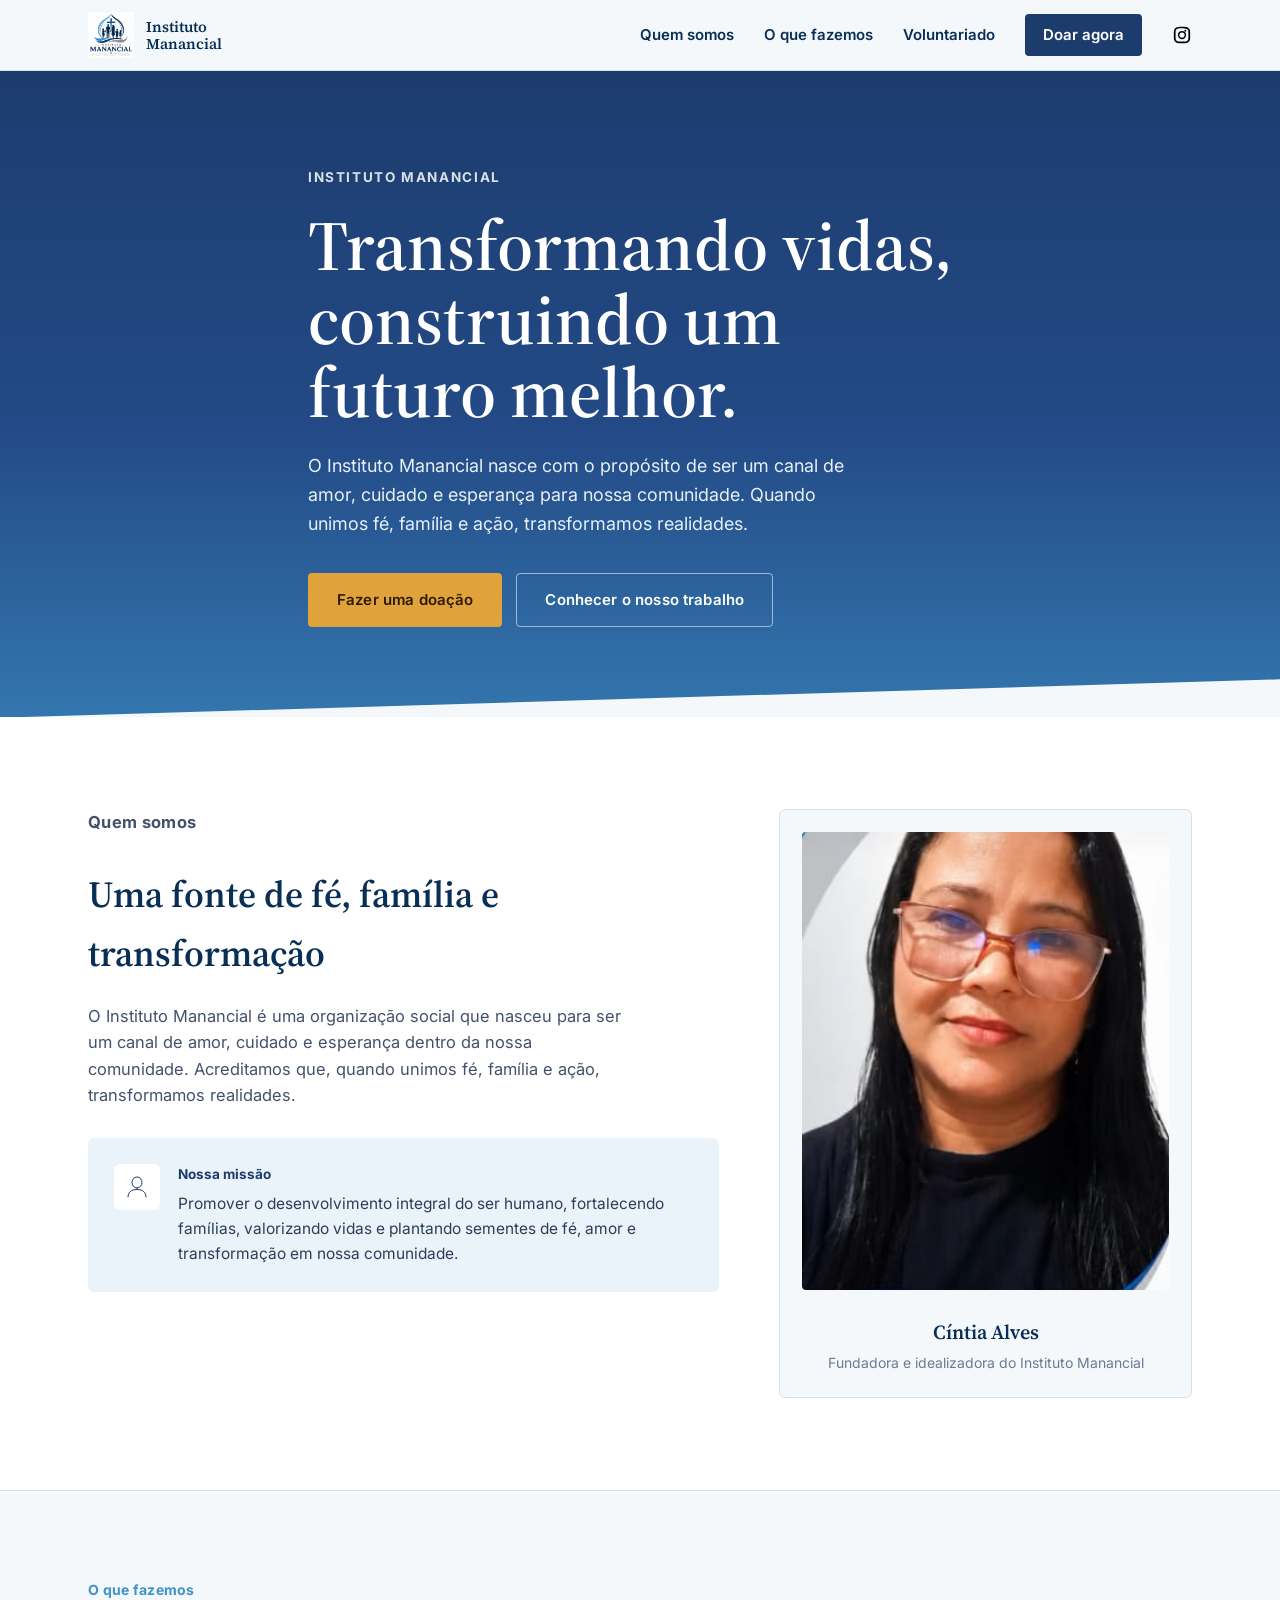
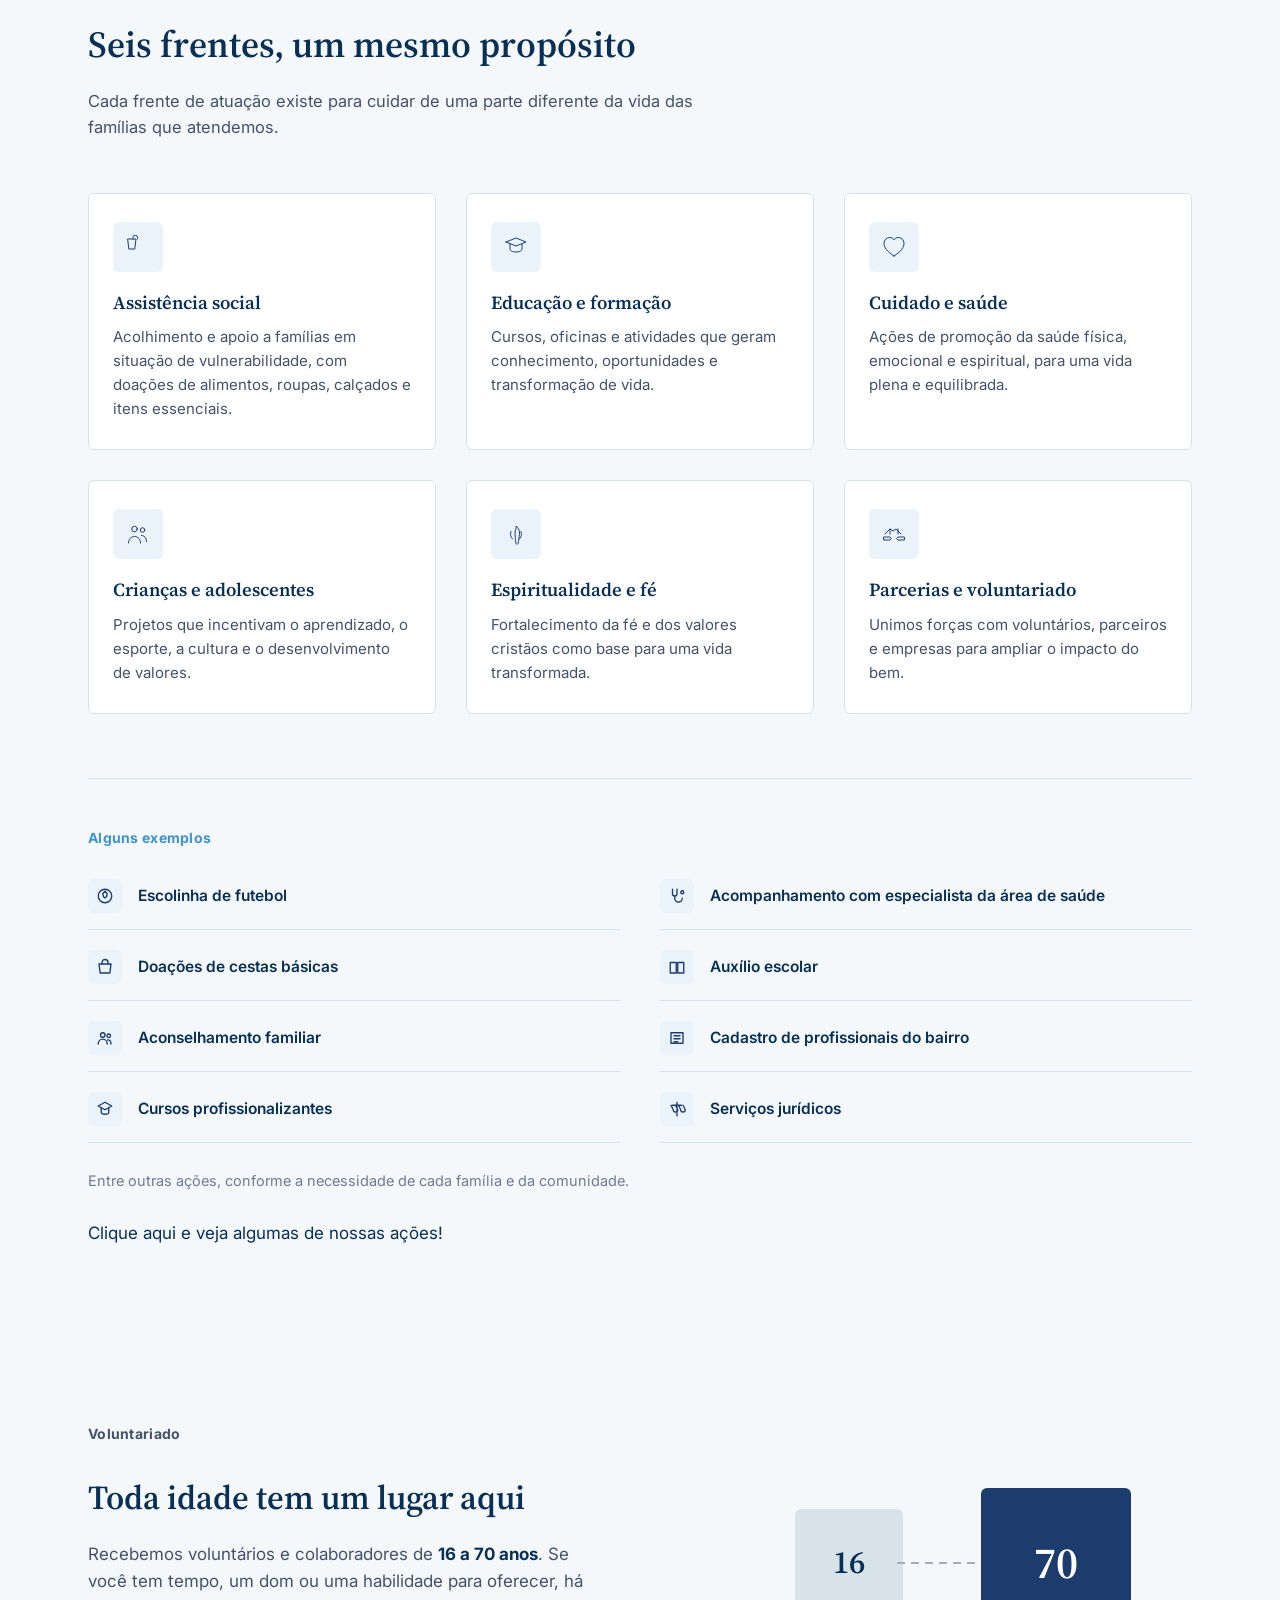
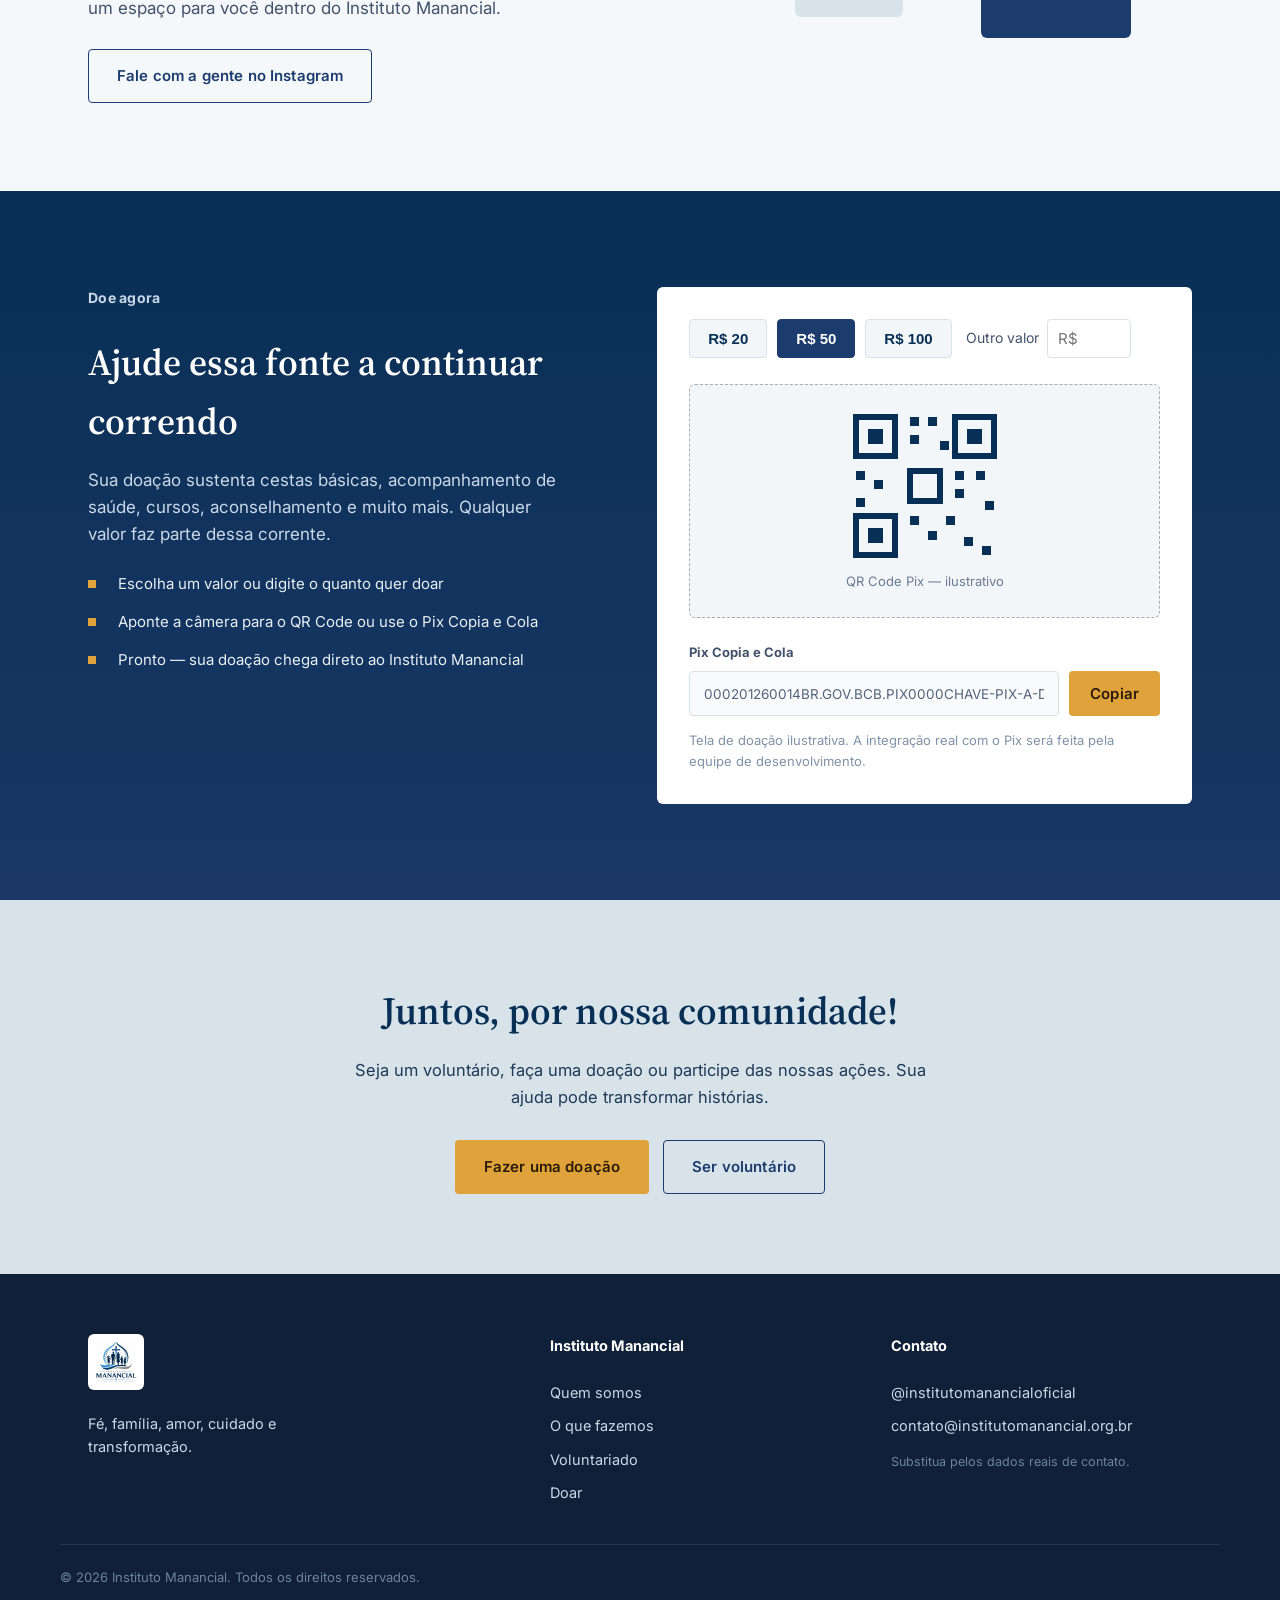
<file: index.html>
<!DOCTYPE html>
<html lang="pt-BR">
<head>
<meta charset="UTF-8">
<meta name="viewport" content="width=device-width, initial-scale=1.0">
<title>Instituto Manancial — Transformando vidas, construindo um futuro melhor</title>
<meta name="description" content="Instituto Manancial: assistência social, educação, saúde, cuidado com crianças e adolescentes e espiritualidade, transformando vidas na nossa comunidade.">
<link rel="icon" href="assets/logo-instituto-manancial.png">
<link rel="preconnect" href="https://fonts.googleapis.com">
<link rel="preconnect" href="https://fonts.gstatic.com" crossorigin>
<link href="https://fonts.googleapis.com/css2?family=Source+Serif+4:opsz,wght@8..60,500;8..60,600;8..60,700&family=Inter:wght@400;500;600;700&display=swap" rel="stylesheet">
<link rel="stylesheet" href="style.css">
</head>
<body>

<a class="skip-link" href="#conteudo">Pular para o conteúdo</a>

<header class="site-header">
  <div class="wrap header-inner">
    <a href="#topo" class="brand">
      <img src="assets/logo-instituto-manancial.png" alt="Instituto Manancial" class="brand-mark">
      <span class="brand-name">Instituto<br>Manancial</span>
    </a>

    <button class="nav-toggle" id="navToggle" aria-expanded="false" aria-controls="siteNav" aria-label="Abrir menu">
      <span></span><span></span><span></span>
    </button>

    <nav class="site-nav" id="siteNav">
      <a href="#quem-somos">Quem somos</a>
      <a href="#o-que-fazemos">O que fazemos</a>
      <a href="#voluntariado">Voluntariado</a>
      <a href="#doar" class="nav-cta">Doar agora</a>
      <a href="https://instagram.com/institutomanancialoficial" class="nav-instagram" target="_blank" rel="noopener" aria-label="Instagram do Instituto Manancial">
        <svg viewBox="0 0 24 24" width="20" height="20" aria-hidden="true"><path d="M12 2.2c2.6 0 2.9 0 4 .06 1.1.05 1.8.2 2.4.45.65.25 1.2.6 1.75 1.15.55.55.9 1.1 1.15 1.75.24.6.4 1.3.45 2.4.05 1.1.06 1.4.06 4s0 2.9-.06 4c-.05 1.1-.2 1.8-.45 2.4a4.9 4.9 0 0 1-1.15 1.75 4.9 4.9 0 0 1-1.75 1.15c-.6.24-1.3.4-2.4.45-1.1.05-1.4.06-4 .06s-2.9 0-4-.06c-1.1-.05-1.8-.2-2.4-.45a4.9 4.9 0 0 1-1.75-1.15 4.9 4.9 0 0 1-1.15-1.75c-.24-.6-.4-1.3-.45-2.4C2.2 14.9 2.2 14.6 2.2 12s0-2.9.06-4c.05-1.1.2-1.8.45-2.4.25-.65.6-1.2 1.15-1.75A4.9 4.9 0 0 1 5.6 2.7c.6-.24 1.3-.4 2.4-.45C9.1 2.2 9.4 2.2 12 2.2Zm0 1.8c-2.55 0-2.85 0-3.86.06-.9.04-1.4.18-1.72.3-.43.17-.74.37-1.07.7-.32.32-.52.63-.7 1.06-.12.32-.26.82-.3 1.72C4.3 9.15 4.3 9.45 4.3 12s0 2.85.06 3.86c.04.9.18 1.4.3 1.72.17.43.37.74.7 1.07.32.32.63.52 1.06.7.32.12.82.26 1.72.3 1.01.05 1.31.06 3.86.06s2.85 0 3.86-.06c.9-.04 1.4-.18 1.72-.3.43-.17.74-.37 1.07-.7.32-.32.52-.63.7-1.06.12-.32.26-.82.3-1.72.05-1.01.06-1.31.06-3.86s0-2.85-.06-3.86c-.04-.9-.18-1.4-.3-1.72a2.9 2.9 0 0 0-.7-1.07 2.9 2.9 0 0 0-1.06-.7c-.32-.12-.82-.26-1.72-.3C14.85 4 14.55 4 12 4Zm0 3.05A4.95 4.95 0 1 1 7.05 12 4.95 4.95 0 0 1 12 7.05Zm0 1.8A3.15 3.15 0 1 0 15.15 12 3.15 3.15 0 0 0 12 8.85Zm5.15-1.98a1.16 1.16 0 1 1-1.16-1.16 1.16 1.16 0 0 1 1.16 1.16Z"/></svg>
      </a>
    </nav>
  </div>
</header>

<main id="conteudo">

  <!-- HERO -->
  <section class="hero" id="topo">
    <div class="hero-edge" aria-hidden="true"></div>
    <div class="wrap hero-inner">
      <p class="hero-eyebrow">Instituto Manancial</p>
      <h1 class="hero-title">Transformando vidas,<br>construindo um futuro melhor.</h1>
      <p class="hero-lede">O Instituto Manancial nasce com o propósito de ser um canal de amor, cuidado e esperança para nossa comunidade. Quando unimos fé, família e ação, transformamos realidades.</p>
      <div class="hero-actions">
        <a href="#doar" class="btn btn-primary">Fazer uma doação</a>
        <a href="#o-que-fazemos" class="btn btn-ghost">Conhecer o nosso trabalho</a>
      </div>
    </div>
  </section>

  <!-- QUEM SOMOS -->
  <section class="quem-somos" id="quem-somos">
    <div class="wrap quem-somos-inner">
      <div class="quem-somos-text">
        <p class="section-kicker">Quem somos</p>
        <h2>Uma fonte de fé, família e transformação</h2>
        <p>O Instituto Manancial é uma organização social que nasceu para ser um canal de amor, cuidado e esperança dentro da nossa comunidade. Acreditamos que, quando unimos fé, família e ação, transformamos realidades.</p>

        <div class="missao-box">
          <span class="missao-icon" aria-hidden="true">
            <svg viewBox="0 0 48 48"><path d="M24 26c6 0 10-5 10-11S30 4 24 4s-10 5-10 11 4 11 10 11Z"/><path d="M6 44c0-9 6-15 18-15s18 6 18 15"/></svg>
          </span>
          <div>
            <p class="missao-label">Nossa missão</p>
            <p class="missao-text">Promover o desenvolvimento integral do ser humano, fortalecendo famílias, valorizando vidas e plantando sementes de fé, amor e transformação em nossa comunidade.</p>
          </div>
        </div>
      </div>

      <aside class="founder-card">
        <img src="assets/cintia-alves.png" alt="Cíntia Alves, fundadora e idealizadora do Instituto Manancial" class="founder-photo">
        <p class="founder-name">Cíntia Alves</p>
        <p class="founder-role">Fundadora e idealizadora do Instituto Manancial</p>
      </aside>
    </div>
  </section>

  <!-- O QUE FAZEMOS -->
  <section class="o-que-fazemos" id="o-que-fazemos">
    <div class="wrap">
      <div class="section-head">
        <p class="section-kicker">O que fazemos</p>
        <h2>Seis frentes, um mesmo propósito</h2>
        <p class="section-sub">Cada frente de atuação existe para cuidar de uma parte diferente da vida das famílias que atendemos.</p>
      </div>

      <div class="pillars">
        <article class="pillar">
          <span class="pillar-icon" aria-hidden="true">
            <svg viewBox="0 0 48 48"><path d="M4 8h16l-2.5 20h-11Z"/><path d="M14 8V5a4.5 4.5 0 0 1 9 0v3"/></svg>
          </span>
          <h3>Assistência social</h3>
          <p>Acolhimento e apoio a famílias em situação de vulnerabilidade, com doações de alimentos, roupas, calçados e itens essenciais.</p>
        </article>

        <article class="pillar">
          <span class="pillar-icon" aria-hidden="true">
            <svg viewBox="0 0 48 48"><path d="m4 14 20-8 20 8-20 8-20-8Z"/><path d="M12 18v11c0 2.5 5.5 5 12 5s12-2.5 12-5V18"/></svg>
          </span>
          <h3>Educação e formação</h3>
          <p>Cursos, oficinas e atividades que geram conhecimento, oportunidades e transformação de vida.</p>
        </article>

        <article class="pillar">
          <span class="pillar-icon" aria-hidden="true">
            <svg viewBox="0 0 48 48"><path d="M24 42C10 33 4 25 4 16.5 4 10 9 5 15.5 5c3.7 0 6.9 1.8 8.5 4.6C25.6 6.8 28.8 5 32.5 5 39 5 44 10 44 16.5 44 25 38 33 24 42Z"/></svg>
          </span>
          <h3>Cuidado e saúde</h3>
          <p>Ações de promoção da saúde física, emocional e espiritual, para uma vida plena e equilibrada.</p>
        </article>

        <article class="pillar">
          <span class="pillar-icon" aria-hidden="true">
            <svg viewBox="0 0 48 48"><circle cx="17" cy="14" r="5.5"/><circle cx="33" cy="16" r="4.5"/><path d="M5 42c0-8 5.5-13 12-13s12 5 12 13"/><path d="M31 27c5.5 0 10 4.5 10 12"/></svg>
          </span>
          <h3>Crianças e adolescentes</h3>
          <p>Projetos que incentivam o aprendizado, o esporte, a cultura e o desenvolvimento de valores.</p>
        </article>

        <article class="pillar">
          <span class="pillar-icon" aria-hidden="true">
            <svg viewBox="0 0 48 48"><path d="M24 44s-2-14-2-22c0-6 3.5-9.5 2-14 4 3 7 8 7 14 0 8-3 22-3 22"/><path d="M17 34c-4-4-5-9-3-15"/><path d="M31 34c4-4 5-9 3-15"/></svg>
          </span>
          <h3>Espiritualidade e fé</h3>
          <p>Fortalecimento da fé e dos valores cristãos como base para uma vida transformada.</p>
        </article>

        <article class="pillar">
          <span class="pillar-icon" aria-hidden="true">
            <svg viewBox="0 0 48 48"><path d="M6 24 16 14l6 4 6-4 10 10"/><path d="M16 14v10M32 14v10"/><path d="M4 30h12l3 3-3 3H4Z"/><path d="M44 30H32l-3 3 3 3h12Z"/></svg>
          </span>
          <h3>Parcerias e voluntariado</h3>
          <p>Unimos forças com voluntários, parceiros e empresas para ampliar o impacto do bem.</p>
        </article>
      </div>

      <div class="atividades-detalhe" id="atividades">
        <p class="section-kicker">Alguns exemplos</p>
        <ul class="activity-list">
          <li>
            <span class="activity-icon" aria-hidden="true"><svg viewBox="0 0 24 24"><circle cx="12" cy="12" r="9"/><path d="M12 5.5 15 9l-1 4-2 1.5L10 13l-1-4Z"/></svg></span>
            <span>Escolinha de futebol</span>
          </li>
          <li>
            <span class="activity-icon" aria-hidden="true"><svg viewBox="0 0 24 24"><path d="M6 3v6a3 3 0 0 0 6 0V3"/><path d="M9 12v3a5 5 0 0 0 5 5 5 5 0 0 0 5-5"/><circle cx="19" cy="7" r="2"/></svg></span>
            <span>Acompanhamento com especialista da área de saúde</span>
          </li>
          <li>
            <span class="activity-icon" aria-hidden="true"><svg viewBox="0 0 24 24"><path d="M4 8h16l-1.5 12h-13Z"/><path d="M8 8V6a4 4 0 0 1 8 0v2"/></svg></span>
            <span>Doações de cestas básicas</span>
          </li>
          <li>
            <span class="activity-icon" aria-hidden="true"><svg viewBox="0 0 24 24"><path d="M3 6h8v14H3Z"/><path d="M21 6h-8v14h8Z"/></svg></span>
            <span>Auxílio escolar</span>
          </li>
          <li>
            <span class="activity-icon" aria-hidden="true"><svg viewBox="0 0 24 24"><circle cx="9" cy="8" r="3"/><circle cx="17" cy="9" r="2.4"/><path d="M3 20c0-4 3-6.5 6-6.5S15 16 15 20"/><path d="M15.5 14.5c2.4 0 4.5 2 4.5 5.5"/></svg></span>
            <span>Aconselhamento familiar</span>
          </li>
          <li>
            <span class="activity-icon" aria-hidden="true"><svg viewBox="0 0 24 24"><path d="M4 5h16v14H4Z"/><path d="M8 9h8M8 13h8M8 17h5"/></svg></span>
            <span>Cadastro de profissionais do bairro</span>
          </li>
          <li>
            <span class="activity-icon" aria-hidden="true"><svg viewBox="0 0 24 24"><path d="m3 8 9-5 9 5-9 5-9-5Z"/><path d="M7 10.5V16c0 1.5 2 3 5 3s5-1.5 5-3v-5.5"/></svg></span>
            <span>Cursos profissionalizantes</span>
          </li>
          <li>
            <span class="activity-icon" aria-hidden="true"><svg viewBox="0 0 24 24"><path d="M12 3v18M6 7h12M4 7l3 6a3 3 0 0 0 6 0L10 7M14 7l3 6a3 3 0 0 0 6 0l-3-6"/></svg></span>
            <span>Serviços jurídicos</span>
          </li>
        </ul>
        <p class="activity-note">Entre outras ações, conforme a necessidade de cada família e da comunidade.</p> <br>
        <p class="link-nossas-acoes"><a href="nossas-acoes.html">Clique aqui e veja algumas de nossas ações!</a></p>
      </div>
    </div>
  </section>

  <!-- VOLUNTARIADO -->
  <section class="voluntariado" id="voluntariado">
    <div class="wrap voluntariado-inner">
      <div class="voluntariado-text">
        <p class="section-kicker">Voluntariado</p>
        <h2>Toda idade tem um lugar aqui</h2>
        <p>Recebemos voluntários e colaboradores de <strong>16 a 70 anos</strong>. Se você tem tempo, um dom ou uma habilidade para oferecer, há um espaço para você dentro do Instituto Manancial.</p>
        <a href="https://instagram.com/institutomanancialoficial" target="_blank" rel="noopener" class="btn btn-outline">Fale com a gente no Instagram</a>
      </div>
      <div class="voluntariado-ages" aria-hidden="true">
        <span class="age-badge age-badge--min">16</span>
        <span class="age-line"></span>
        <span class="age-badge age-badge--max">70</span>
      </div>
    </div>
  </section>

  <!-- DOAÇÃO -->
  <section class="doar" id="doar">
    <div class="wrap doar-inner">
      <div class="doar-text">
        <p class="section-kicker section-kicker--light">Doe agora</p>
        <h2>Ajude essa fonte a continuar correndo</h2>
        <p>Sua doação sustenta cestas básicas, acompanhamento de saúde, cursos, aconselhamento e muito mais. Qualquer valor faz parte dessa corrente.</p>
        <ul class="doar-list">
          <li>Escolha um valor ou digite o quanto quer doar</li>
          <li>Aponte a câmera para o QR Code ou use o Pix Copia e Cola</li>
          <li>Pronto — sua doação chega direto ao Instituto Manancial</li>
        </ul>
      </div>

      <div class="doar-card">
        <div class="amount-group" role="group" aria-label="Escolha um valor para doar">
          <button type="button" class="amount-btn" data-amount="20">R$ 20</button>
          <button type="button" class="amount-btn is-active" data-amount="50">R$ 50</button>
          <button type="button" class="amount-btn" data-amount="100">R$ 100</button>
          <label class="amount-custom">
            <span>Outro valor</span>
            <input type="text" inputmode="numeric" placeholder="R$" id="customAmount">
          </label>
        </div>

        <div class="qr-box">
          <div class="qr-placeholder" id="qrPlaceholder" aria-hidden="true">
            <svg viewBox="0 0 100 100"><rect x="4" y="4" width="26" height="26" fill="none" stroke="currentColor" stroke-width="4"/><rect x="70" y="4" width="26" height="26" fill="none" stroke="currentColor" stroke-width="4"/><rect x="4" y="70" width="26" height="26" fill="none" stroke="currentColor" stroke-width="4"/><rect x="12" y="12" width="10" height="10" fill="currentColor"/><rect x="78" y="12" width="10" height="10" fill="currentColor"/><rect x="12" y="78" width="10" height="10" fill="currentColor"/><rect x="40" y="4" width="6" height="6" fill="currentColor"/><rect x="52" y="4" width="6" height="6" fill="currentColor"/><rect x="40" y="16" width="6" height="6" fill="currentColor"/><rect x="60" y="20" width="6" height="6" fill="currentColor"/><rect x="4" y="40" width="6" height="6" fill="currentColor"/><rect x="16" y="46" width="6" height="6" fill="currentColor"/><rect x="4" y="58" width="6" height="6" fill="currentColor"/><rect x="40" y="40" width="20" height="20" fill="none" stroke="currentColor" stroke-width="4"/><rect x="70" y="40" width="6" height="6" fill="currentColor"/><rect x="84" y="40" width="6" height="6" fill="currentColor"/><rect x="70" y="52" width="6" height="6" fill="currentColor"/><rect x="90" y="60" width="6" height="6" fill="currentColor"/><rect x="40" y="70" width="6" height="6" fill="currentColor"/><rect x="52" y="80" width="6" height="6" fill="currentColor"/><rect x="64" y="70" width="6" height="6" fill="currentColor"/><rect x="76" y="84" width="6" height="6" fill="currentColor"/><rect x="88" y="90" width="6" height="6" fill="currentColor"/></svg>
          </div>
          <p class="qr-caption">QR Code Pix — ilustrativo</p>
        </div>

        <label class="pixcode-label" for="pixCode">Pix Copia e Cola</label>
        <div class="pixcode-row">
          <input type="text" id="pixCode" class="pixcode-input" value="000201260014BR.GOV.BCB.PIX0000CHAVE-PIX-A-DEFINIR520400005303986540100.005802BR5920INSTITUTO MANANCIAL6009SAO PAULO62070503***6304ABCD" readonly>
          <button type="button" class="btn btn-primary btn-copy" id="copyPixBtn">Copiar</button>
        </div>
        <p class="pixcode-note">Tela de doação ilustrativa. A integração real com o Pix será feita pela equipe de desenvolvimento.</p>
      </div>
    </div>
  </section>

  <!-- CTA COMUNIDADE -->
  <section class="cta-comunidade">
    <div class="wrap cta-inner">
      <h2>Juntos, por nossa comunidade!</h2>
      <p>Seja um voluntário, faça uma doação ou participe das nossas ações. Sua ajuda pode transformar histórias.</p>
      <div class="hero-actions">
        <a href="#doar" class="btn btn-primary">Fazer uma doação</a>
        <a href="#voluntariado" class="btn btn-outline">Ser voluntário</a>
      </div>
    </div>
  </section>

</main>

<footer class="site-footer">
  <div class="wrap footer-inner">
    <div class="footer-brand">
      <img src="assets/logo-instituto-manancial.png" alt="Instituto Manancial" class="footer-logo">
      <p>Fé, família, amor, cuidado e transformação.</p>
    </div>
    <div class="footer-col">
      <p class="footer-heading">Instituto Manancial</p>
      <a href="#quem-somos">Quem somos</a>
      <a href="#o-que-fazemos">O que fazemos</a>
      <a href="#voluntariado">Voluntariado</a>
      <a href="#doar">Doar</a>
    </div>
    <div class="footer-col">
      <p class="footer-heading">Contato</p>
      <a href="https://instagram.com/institutomanancialoficial" target="_blank" rel="noopener">@institutomanancialoficial</a>
      <a href="mailto:contato@institutomanancial.org.br">contato@institutomanancial.org.br</a>
      <p class="footer-note">Substitua pelos dados reais de contato.</p>
    </div>
  </div>
  <div class="wrap footer-bottom">
    <p>© <span id="year"></span> Instituto Manancial. Todos os direitos reservados.</p>
  </div>
</footer>

<script src="script.js"></script>
</body>
</html>
</file>
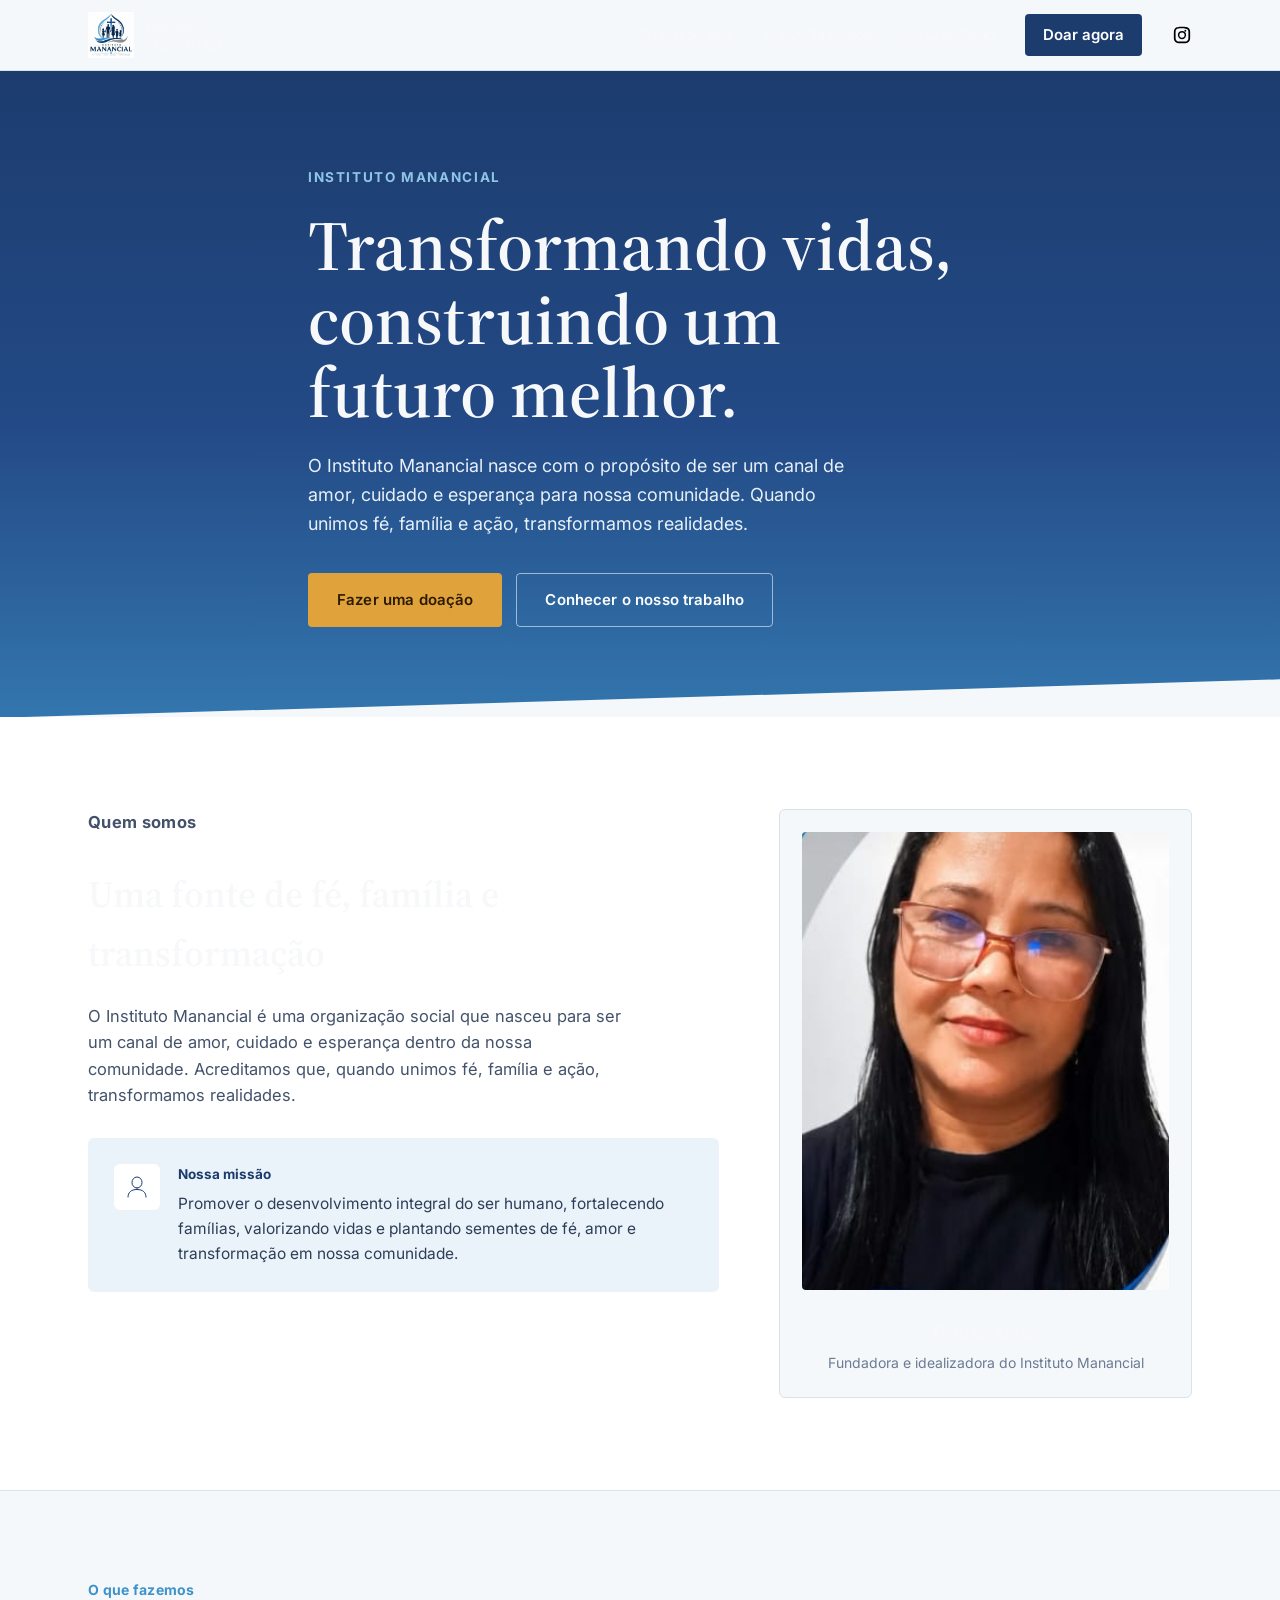
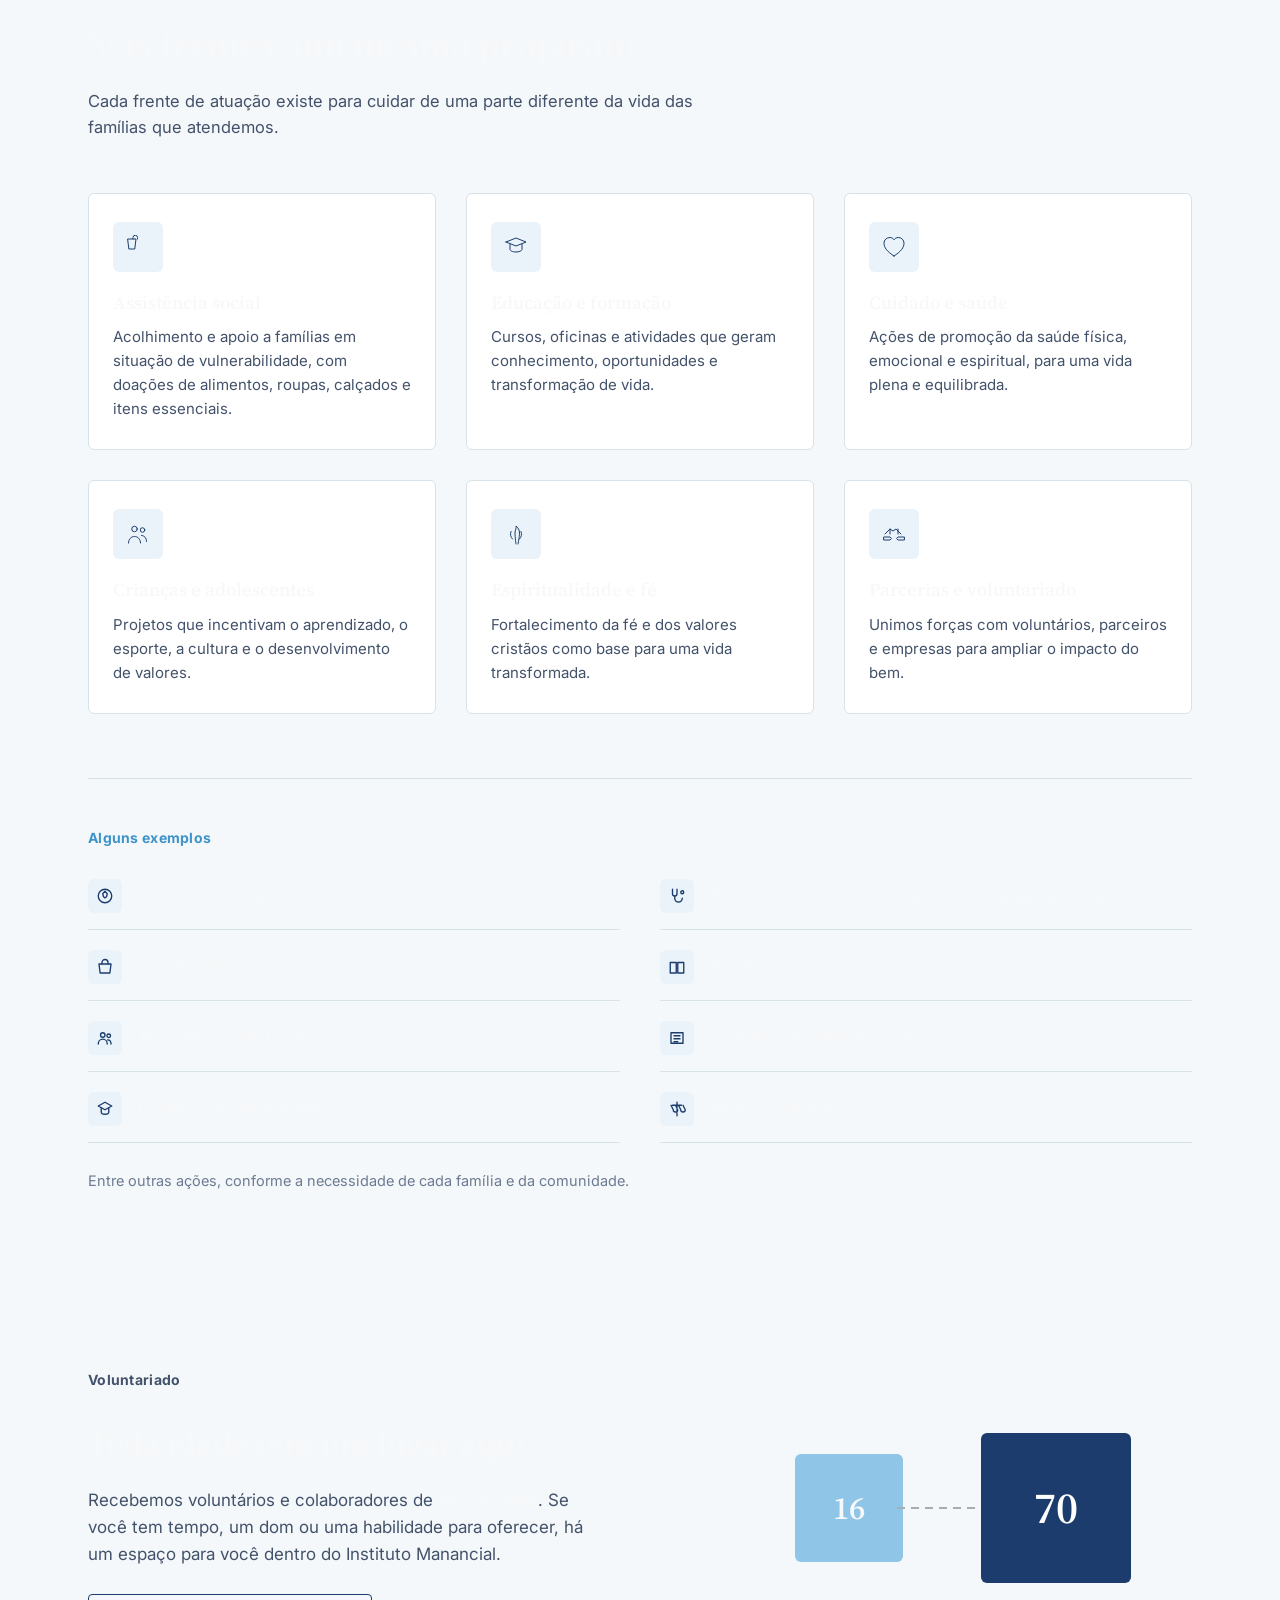
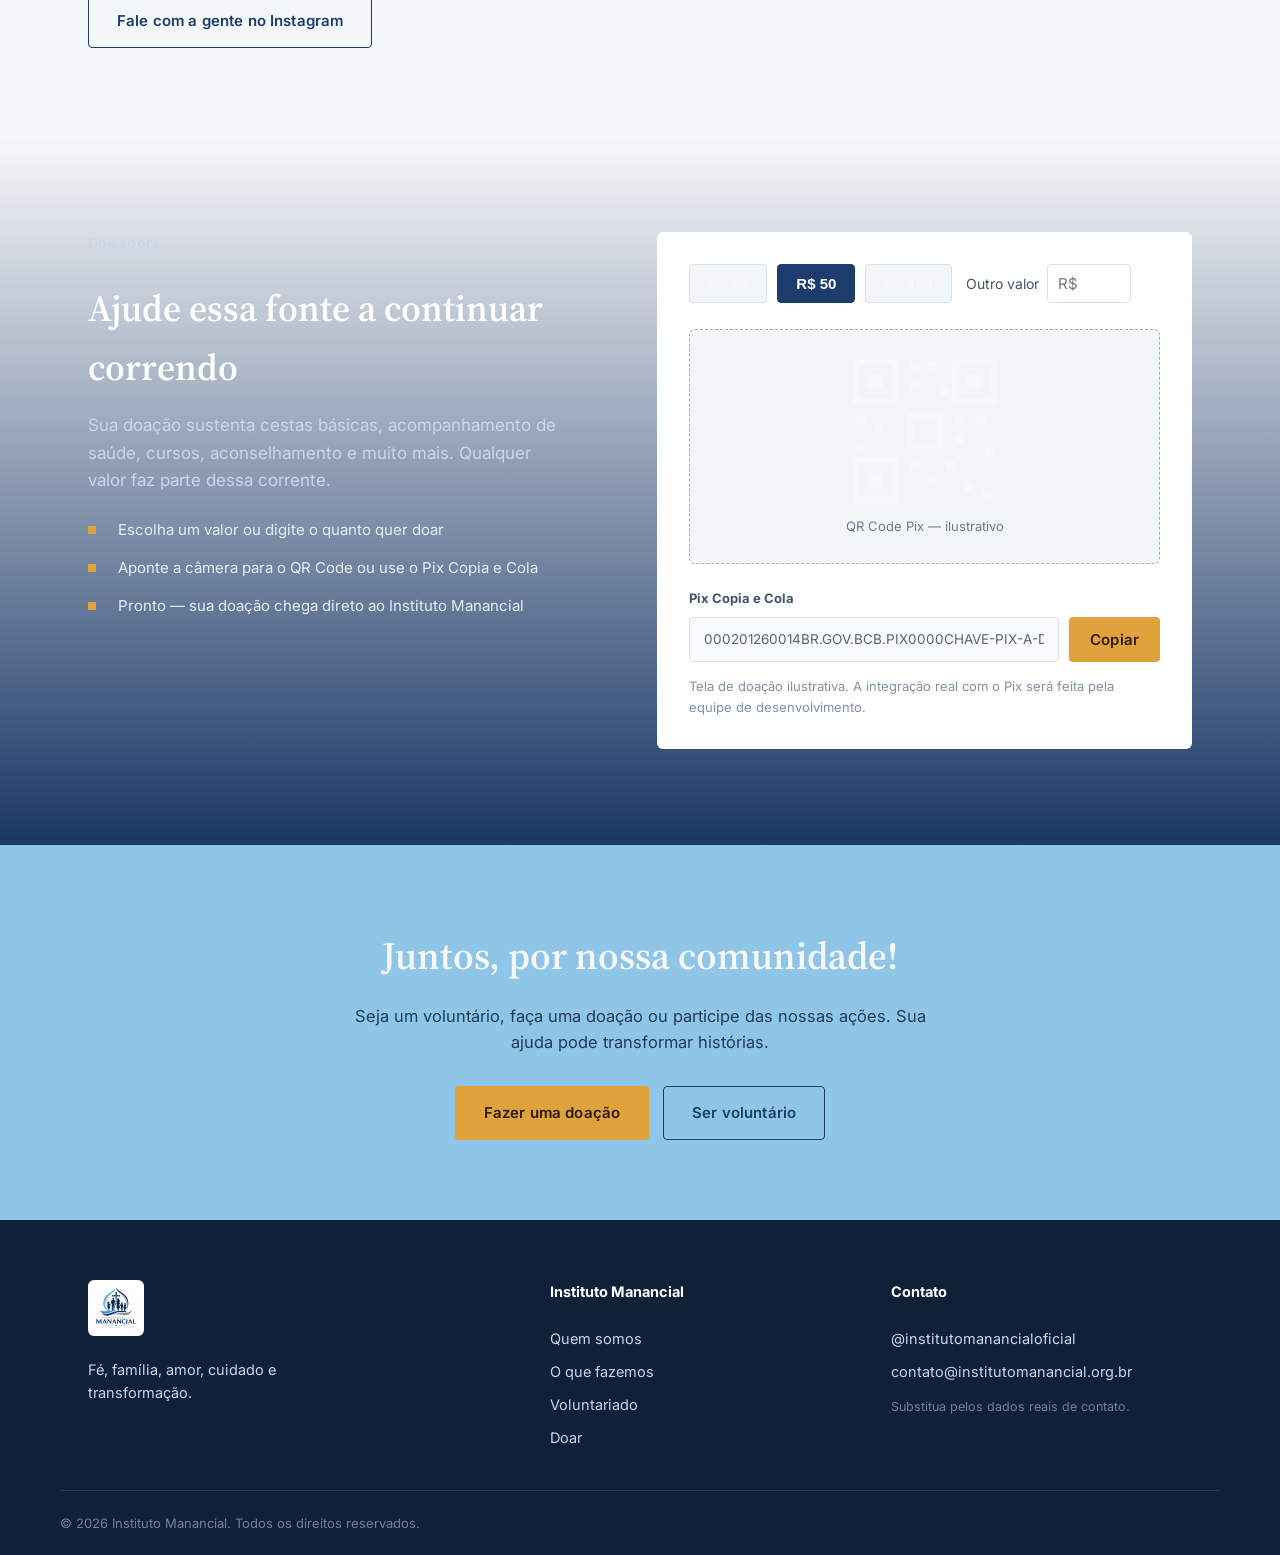
<file: instituto-manancial-site (1)/index.html>
<!DOCTYPE html>
<html lang="pt-BR">
<head>
<meta charset="UTF-8">
<meta name="viewport" content="width=device-width, initial-scale=1.0">
<title>Instituto Manancial — Transformando vidas, construindo um futuro melhor</title>
<meta name="description" content="Instituto Manancial: assistência social, educação, saúde, cuidado com crianças e adolescentes e espiritualidade, transformando vidas na nossa comunidade.">
<link rel="icon" href="assets/logo-instituto-manancial.png">
<link rel="preconnect" href="https://fonts.googleapis.com">
<link rel="preconnect" href="https://fonts.gstatic.com" crossorigin>
<link href="https://fonts.googleapis.com/css2?family=Source+Serif+4:opsz,wght@8..60,500;8..60,600;8..60,700&family=Inter:wght@400;500;600;700&display=swap" rel="stylesheet">
<link rel="stylesheet" href="style.css">
</head>
<body>

<a class="skip-link" href="#conteudo">Pular para o conteúdo</a>

<header class="site-header">
  <div class="wrap header-inner">
    <a href="#topo" class="brand">
      <img src="assets/logo-instituto-manancial.png" alt="Instituto Manancial" class="brand-mark">
      <span class="brand-name">Instituto<br>Manancial</span>
    </a>

    <button class="nav-toggle" id="navToggle" aria-expanded="false" aria-controls="siteNav" aria-label="Abrir menu">
      <span></span><span></span><span></span>
    </button>

    <nav class="site-nav" id="siteNav">
      <a href="#quem-somos">Quem somos</a>
      <a href="#o-que-fazemos">O que fazemos</a>
      <a href="#voluntariado">Voluntariado</a>
      <a href="#doar" class="nav-cta">Doar agora</a>
      <a href="https://instagram.com/institutomanancialoficial" class="nav-instagram" target="_blank" rel="noopener" aria-label="Instagram do Instituto Manancial">
        <svg viewBox="0 0 24 24" width="20" height="20" aria-hidden="true"><path d="M12 2.2c2.6 0 2.9 0 4 .06 1.1.05 1.8.2 2.4.45.65.25 1.2.6 1.75 1.15.55.55.9 1.1 1.15 1.75.24.6.4 1.3.45 2.4.05 1.1.06 1.4.06 4s0 2.9-.06 4c-.05 1.1-.2 1.8-.45 2.4a4.9 4.9 0 0 1-1.15 1.75 4.9 4.9 0 0 1-1.75 1.15c-.6.24-1.3.4-2.4.45-1.1.05-1.4.06-4 .06s-2.9 0-4-.06c-1.1-.05-1.8-.2-2.4-.45a4.9 4.9 0 0 1-1.75-1.15 4.9 4.9 0 0 1-1.15-1.75c-.24-.6-.4-1.3-.45-2.4C2.2 14.9 2.2 14.6 2.2 12s0-2.9.06-4c.05-1.1.2-1.8.45-2.4.25-.65.6-1.2 1.15-1.75A4.9 4.9 0 0 1 5.6 2.7c.6-.24 1.3-.4 2.4-.45C9.1 2.2 9.4 2.2 12 2.2Zm0 1.8c-2.55 0-2.85 0-3.86.06-.9.04-1.4.18-1.72.3-.43.17-.74.37-1.07.7-.32.32-.52.63-.7 1.06-.12.32-.26.82-.3 1.72C4.3 9.15 4.3 9.45 4.3 12s0 2.85.06 3.86c.04.9.18 1.4.3 1.72.17.43.37.74.7 1.07.32.32.63.52 1.06.7.32.12.82.26 1.72.3 1.01.05 1.31.06 3.86.06s2.85 0 3.86-.06c.9-.04 1.4-.18 1.72-.3.43-.17.74-.37 1.07-.7.32-.32.52-.63.7-1.06.12-.32.26-.82.3-1.72.05-1.01.06-1.31.06-3.86s0-2.85-.06-3.86c-.04-.9-.18-1.4-.3-1.72a2.9 2.9 0 0 0-.7-1.07 2.9 2.9 0 0 0-1.06-.7c-.32-.12-.82-.26-1.72-.3C14.85 4 14.55 4 12 4Zm0 3.05A4.95 4.95 0 1 1 7.05 12 4.95 4.95 0 0 1 12 7.05Zm0 1.8A3.15 3.15 0 1 0 15.15 12 3.15 3.15 0 0 0 12 8.85Zm5.15-1.98a1.16 1.16 0 1 1-1.16-1.16 1.16 1.16 0 0 1 1.16 1.16Z"/></svg>
      </a>
    </nav>
  </div>
</header>

<main id="conteudo">

  <!-- HERO -->
  <section class="hero" id="topo">
    <div class="hero-edge" aria-hidden="true"></div>
    <div class="wrap hero-inner">
      <p class="hero-eyebrow">Instituto Manancial</p>
      <h1 class="hero-title">Transformando vidas,<br>construindo um futuro melhor.</h1>
      <p class="hero-lede">O Instituto Manancial nasce com o propósito de ser um canal de amor, cuidado e esperança para nossa comunidade. Quando unimos fé, família e ação, transformamos realidades.</p>
      <div class="hero-actions">
        <a href="#doar" class="btn btn-primary">Fazer uma doação</a>
        <a href="#o-que-fazemos" class="btn btn-ghost">Conhecer o nosso trabalho</a>
      </div>
    </div>
  </section>

  <!-- QUEM SOMOS -->
  <section class="quem-somos" id="quem-somos">
    <div class="wrap quem-somos-inner">
      <div class="quem-somos-text">
        <p class="section-kicker">Quem somos</p>
        <h2>Uma fonte de fé, família e transformação</h2>
        <p>O Instituto Manancial é uma organização social que nasceu para ser um canal de amor, cuidado e esperança dentro da nossa comunidade. Acreditamos que, quando unimos fé, família e ação, transformamos realidades.</p>

        <div class="missao-box">
          <span class="missao-icon" aria-hidden="true">
            <svg viewBox="0 0 48 48"><path d="M24 26c6 0 10-5 10-11S30 4 24 4s-10 5-10 11 4 11 10 11Z"/><path d="M6 44c0-9 6-15 18-15s18 6 18 15"/></svg>
          </span>
          <div>
            <p class="missao-label">Nossa missão</p>
            <p class="missao-text">Promover o desenvolvimento integral do ser humano, fortalecendo famílias, valorizando vidas e plantando sementes de fé, amor e transformação em nossa comunidade.</p>
          </div>
        </div>
      </div>

      <aside class="founder-card">
        <img src="assets/cintia-alves.png" alt="Cíntia Alves, fundadora e idealizadora do Instituto Manancial" class="founder-photo">
        <p class="founder-name">Cíntia Alves</p>
        <p class="founder-role">Fundadora e idealizadora do Instituto Manancial</p>
      </aside>
    </div>
  </section>

  <!-- O QUE FAZEMOS -->
  <section class="o-que-fazemos" id="o-que-fazemos">
    <div class="wrap">
      <div class="section-head">
        <p class="section-kicker">O que fazemos</p>
        <h2>Seis frentes, um mesmo propósito</h2>
        <p class="section-sub">Cada frente de atuação existe para cuidar de uma parte diferente da vida das famílias que atendemos.</p>
      </div>

      <div class="pillars">
        <article class="pillar">
          <span class="pillar-icon" aria-hidden="true">
            <svg viewBox="0 0 48 48"><path d="M4 8h16l-2.5 20h-11Z"/><path d="M14 8V5a4.5 4.5 0 0 1 9 0v3"/></svg>
          </span>
          <h3>Assistência social</h3>
          <p>Acolhimento e apoio a famílias em situação de vulnerabilidade, com doações de alimentos, roupas, calçados e itens essenciais.</p>
        </article>

        <article class="pillar">
          <span class="pillar-icon" aria-hidden="true">
            <svg viewBox="0 0 48 48"><path d="m4 14 20-8 20 8-20 8-20-8Z"/><path d="M12 18v11c0 2.5 5.5 5 12 5s12-2.5 12-5V18"/></svg>
          </span>
          <h3>Educação e formação</h3>
          <p>Cursos, oficinas e atividades que geram conhecimento, oportunidades e transformação de vida.</p>
        </article>

        <article class="pillar">
          <span class="pillar-icon" aria-hidden="true">
            <svg viewBox="0 0 48 48"><path d="M24 42C10 33 4 25 4 16.5 4 10 9 5 15.5 5c3.7 0 6.9 1.8 8.5 4.6C25.6 6.8 28.8 5 32.5 5 39 5 44 10 44 16.5 44 25 38 33 24 42Z"/></svg>
          </span>
          <h3>Cuidado e saúde</h3>
          <p>Ações de promoção da saúde física, emocional e espiritual, para uma vida plena e equilibrada.</p>
        </article>

        <article class="pillar">
          <span class="pillar-icon" aria-hidden="true">
            <svg viewBox="0 0 48 48"><circle cx="17" cy="14" r="5.5"/><circle cx="33" cy="16" r="4.5"/><path d="M5 42c0-8 5.5-13 12-13s12 5 12 13"/><path d="M31 27c5.5 0 10 4.5 10 12"/></svg>
          </span>
          <h3>Crianças e adolescentes</h3>
          <p>Projetos que incentivam o aprendizado, o esporte, a cultura e o desenvolvimento de valores.</p>
        </article>

        <article class="pillar">
          <span class="pillar-icon" aria-hidden="true">
            <svg viewBox="0 0 48 48"><path d="M24 44s-2-14-2-22c0-6 3.5-9.5 2-14 4 3 7 8 7 14 0 8-3 22-3 22"/><path d="M17 34c-4-4-5-9-3-15"/><path d="M31 34c4-4 5-9 3-15"/></svg>
          </span>
          <h3>Espiritualidade e fé</h3>
          <p>Fortalecimento da fé e dos valores cristãos como base para uma vida transformada.</p>
        </article>

        <article class="pillar">
          <span class="pillar-icon" aria-hidden="true">
            <svg viewBox="0 0 48 48"><path d="M6 24 16 14l6 4 6-4 10 10"/><path d="M16 14v10M32 14v10"/><path d="M4 30h12l3 3-3 3H4Z"/><path d="M44 30H32l-3 3 3 3h12Z"/></svg>
          </span>
          <h3>Parcerias e voluntariado</h3>
          <p>Unimos forças com voluntários, parceiros e empresas para ampliar o impacto do bem.</p>
        </article>
      </div>

      <div class="atividades-detalhe" id="atividades">
        <p class="section-kicker">Alguns exemplos</p>
        <ul class="activity-list">
          <li>
            <span class="activity-icon" aria-hidden="true"><svg viewBox="0 0 24 24"><circle cx="12" cy="12" r="9"/><path d="M12 5.5 15 9l-1 4-2 1.5L10 13l-1-4Z"/></svg></span>
            <span>Escolinha de futebol</span>
          </li>
          <li>
            <span class="activity-icon" aria-hidden="true"><svg viewBox="0 0 24 24"><path d="M6 3v6a3 3 0 0 0 6 0V3"/><path d="M9 12v3a5 5 0 0 0 5 5 5 5 0 0 0 5-5"/><circle cx="19" cy="7" r="2"/></svg></span>
            <span>Acompanhamento com especialista da área de saúde</span>
          </li>
          <li>
            <span class="activity-icon" aria-hidden="true"><svg viewBox="0 0 24 24"><path d="M4 8h16l-1.5 12h-13Z"/><path d="M8 8V6a4 4 0 0 1 8 0v2"/></svg></span>
            <span>Doações de cestas básicas</span>
          </li>
          <li>
            <span class="activity-icon" aria-hidden="true"><svg viewBox="0 0 24 24"><path d="M3 6h8v14H3Z"/><path d="M21 6h-8v14h8Z"/></svg></span>
            <span>Auxílio escolar</span>
          </li>
          <li>
            <span class="activity-icon" aria-hidden="true"><svg viewBox="0 0 24 24"><circle cx="9" cy="8" r="3"/><circle cx="17" cy="9" r="2.4"/><path d="M3 20c0-4 3-6.5 6-6.5S15 16 15 20"/><path d="M15.5 14.5c2.4 0 4.5 2 4.5 5.5"/></svg></span>
            <span>Aconselhamento familiar</span>
          </li>
          <li>
            <span class="activity-icon" aria-hidden="true"><svg viewBox="0 0 24 24"><path d="M4 5h16v14H4Z"/><path d="M8 9h8M8 13h8M8 17h5"/></svg></span>
            <span>Cadastro de profissionais do bairro</span>
          </li>
          <li>
            <span class="activity-icon" aria-hidden="true"><svg viewBox="0 0 24 24"><path d="m3 8 9-5 9 5-9 5-9-5Z"/><path d="M7 10.5V16c0 1.5 2 3 5 3s5-1.5 5-3v-5.5"/></svg></span>
            <span>Cursos profissionalizantes</span>
          </li>
          <li>
            <span class="activity-icon" aria-hidden="true"><svg viewBox="0 0 24 24"><path d="M12 3v18M6 7h12M4 7l3 6a3 3 0 0 0 6 0L10 7M14 7l3 6a3 3 0 0 0 6 0l-3-6"/></svg></span>
            <span>Serviços jurídicos</span>
          </li>
        </ul>
        <p class="activity-note">Entre outras ações, conforme a necessidade de cada família e da comunidade.</p>
      </div>
    </div>
  </section>

  <!-- VOLUNTARIADO -->
  <section class="voluntariado" id="voluntariado">
    <div class="wrap voluntariado-inner">
      <div class="voluntariado-text">
        <p class="section-kicker">Voluntariado</p>
        <h2>Toda idade tem um lugar aqui</h2>
        <p>Recebemos voluntários e colaboradores de <strong>16 a 70 anos</strong>. Se você tem tempo, um dom ou uma habilidade para oferecer, há um espaço para você dentro do Instituto Manancial.</p>
        <a href="https://instagram.com/institutomanancialoficial" target="_blank" rel="noopener" class="btn btn-outline">Fale com a gente no Instagram</a>
      </div>
      <div class="voluntariado-ages" aria-hidden="true">
        <span class="age-badge age-badge--min">16</span>
        <span class="age-line"></span>
        <span class="age-badge age-badge--max">70</span>
      </div>
    </div>
  </section>

  <!-- DOAÇÃO -->
  <section class="doar" id="doar">
    <div class="wrap doar-inner">
      <div class="doar-text">
        <p class="section-kicker section-kicker--light">Doe agora</p>
        <h2>Ajude essa fonte a continuar correndo</h2>
        <p>Sua doação sustenta cestas básicas, acompanhamento de saúde, cursos, aconselhamento e muito mais. Qualquer valor faz parte dessa corrente.</p>
        <ul class="doar-list">
          <li>Escolha um valor ou digite o quanto quer doar</li>
          <li>Aponte a câmera para o QR Code ou use o Pix Copia e Cola</li>
          <li>Pronto — sua doação chega direto ao Instituto Manancial</li>
        </ul>
      </div>

      <div class="doar-card">
        <div class="amount-group" role="group" aria-label="Escolha um valor para doar">
          <button type="button" class="amount-btn" data-amount="20">R$ 20</button>
          <button type="button" class="amount-btn is-active" data-amount="50">R$ 50</button>
          <button type="button" class="amount-btn" data-amount="100">R$ 100</button>
          <label class="amount-custom">
            <span>Outro valor</span>
            <input type="text" inputmode="numeric" placeholder="R$" id="customAmount">
          </label>
        </div>

        <div class="qr-box">
          <div class="qr-placeholder" id="qrPlaceholder" aria-hidden="true">
            <svg viewBox="0 0 100 100"><rect x="4" y="4" width="26" height="26" fill="none" stroke="currentColor" stroke-width="4"/><rect x="70" y="4" width="26" height="26" fill="none" stroke="currentColor" stroke-width="4"/><rect x="4" y="70" width="26" height="26" fill="none" stroke="currentColor" stroke-width="4"/><rect x="12" y="12" width="10" height="10" fill="currentColor"/><rect x="78" y="12" width="10" height="10" fill="currentColor"/><rect x="12" y="78" width="10" height="10" fill="currentColor"/><rect x="40" y="4" width="6" height="6" fill="currentColor"/><rect x="52" y="4" width="6" height="6" fill="currentColor"/><rect x="40" y="16" width="6" height="6" fill="currentColor"/><rect x="60" y="20" width="6" height="6" fill="currentColor"/><rect x="4" y="40" width="6" height="6" fill="currentColor"/><rect x="16" y="46" width="6" height="6" fill="currentColor"/><rect x="4" y="58" width="6" height="6" fill="currentColor"/><rect x="40" y="40" width="20" height="20" fill="none" stroke="currentColor" stroke-width="4"/><rect x="70" y="40" width="6" height="6" fill="currentColor"/><rect x="84" y="40" width="6" height="6" fill="currentColor"/><rect x="70" y="52" width="6" height="6" fill="currentColor"/><rect x="90" y="60" width="6" height="6" fill="currentColor"/><rect x="40" y="70" width="6" height="6" fill="currentColor"/><rect x="52" y="80" width="6" height="6" fill="currentColor"/><rect x="64" y="70" width="6" height="6" fill="currentColor"/><rect x="76" y="84" width="6" height="6" fill="currentColor"/><rect x="88" y="90" width="6" height="6" fill="currentColor"/></svg>
          </div>
          <p class="qr-caption">QR Code Pix — ilustrativo</p>
        </div>

        <label class="pixcode-label" for="pixCode">Pix Copia e Cola</label>
        <div class="pixcode-row">
          <input type="text" id="pixCode" class="pixcode-input" value="000201260014BR.GOV.BCB.PIX0000CHAVE-PIX-A-DEFINIR520400005303986540100.005802BR5920INSTITUTO MANANCIAL6009SAO PAULO62070503***6304ABCD" readonly>
          <button type="button" class="btn btn-primary btn-copy" id="copyPixBtn">Copiar</button>
        </div>
        <p class="pixcode-note">Tela de doação ilustrativa. A integração real com o Pix será feita pela equipe de desenvolvimento.</p>
      </div>
    </div>
  </section>

  <!-- CTA COMUNIDADE -->
  <section class="cta-comunidade">
    <div class="wrap cta-inner">
      <h2>Juntos, por nossa comunidade!</h2>
      <p>Seja um voluntário, faça uma doação ou participe das nossas ações. Sua ajuda pode transformar histórias.</p>
      <div class="hero-actions">
        <a href="#doar" class="btn btn-primary">Fazer uma doação</a>
        <a href="#voluntariado" class="btn btn-outline">Ser voluntário</a>
      </div>
    </div>
  </section>

</main>

<footer class="site-footer">
  <div class="wrap footer-inner">
    <div class="footer-brand">
      <img src="assets/logo-instituto-manancial.png" alt="Instituto Manancial" class="footer-logo">
      <p>Fé, família, amor, cuidado e transformação.</p>
    </div>
    <div class="footer-col">
      <p class="footer-heading">Instituto Manancial</p>
      <a href="#quem-somos">Quem somos</a>
      <a href="#o-que-fazemos">O que fazemos</a>
      <a href="#voluntariado">Voluntariado</a>
      <a href="#doar">Doar</a>
    </div>
    <div class="footer-col">
      <p class="footer-heading">Contato</p>
      <a href="https://instagram.com/institutomanancialoficial" target="_blank" rel="noopener">@institutomanancialoficial</a>
      <a href="mailto:contato@institutomanancial.org.br">contato@institutomanancial.org.br</a>
      <p class="footer-note">Substitua pelos dados reais de contato.</p>
    </div>
  </div>
  <div class="wrap footer-bottom">
    <p>© <span id="year"></span> Instituto Manancial. Todos os direitos reservados.</p>
  </div>
</footer>

<script src="script.js"></script>
</body>
</html>
</file>
<file: style.css>
/* ============================================================
   Instituto Manancial — folha de estilos
   Paleta extraída da identidade visual existente (azul-marinho,
   azul-céu e prata), com um único acento âmbar reservado para a
   ação de doar.
   ============================================================ */

:root{
  --ink:        #082F55;   /* azul-marinho profundo (texto) */
  --deep:       #1C3C6E;   /* azul-marinho da marca */
  --sky:        #3E93C9;   /* azul-céu da gota */
  --sky-light:  #D8E2E9;   /* azul-céu claro */
  --silver:     #A7ADB3;   /* prata da gota */
  --bg:         #F5F8FA;   /* fundo — água clara */
  --panel:      #FFFFFF;
  --line:       #D8E2E9;
  --amber:      #E0A23B;   /* único acento quente, reservado para doação */
  --amber-dark: #B97F22;

  --serif: "Source Serif 4", Georgia, "Times New Roman", serif;
  --sans:  "Inter", "Segoe UI", Arial, sans-serif;

  --radius: 6px;
  --wrap: 1160px;
}

*{ box-sizing: border-box; }
html{ scroll-behavior: smooth; }

body{
  margin: 0;
  background: var(--bg);
  color: var(--ink);
  font-family: var(--sans);
  font-size: 17px;
  line-height: 1.6;
  -webkit-font-smoothing: antialiased;
}

@media (prefers-reduced-motion: reduce){
  html{ scroll-behavior: auto; }
  *{ animation-duration: 0.001ms !important; animation-iteration-count: 1 !important; transition-duration: 0.001ms !important; }
}

.wrap{
  max-width: var(--wrap);
  margin: 0 auto;
  padding: 0 28px;
}

h1, h2, h3{
  font-family: var(--serif);
  color: var(--ink);
  margin: 0;
  font-weight: 600;
}

p{ margin: 0; }

a{ color: inherit; text-decoration: none; }

.skip-link{
  position: absolute; left: -999px; top: 0;
  background: var(--ink); color: #fff; padding: 10px 16px; z-index: 200;
}
.skip-link:focus{ left: 12px; top: 12px; }

:focus-visible{
  outline: 3px solid var(--sky);
  outline-offset: 3px;
}

/* ---------- Botões ---------- */
.btn{
  display: inline-flex;
  align-items: center;
  justify-content: center;
  padding: 14px 28px;
  border-radius: 4px;
  font-family: var(--sans);
  font-weight: 600;
  font-size: 15px;
  letter-spacing: .01em;
  border: 1.5px solid transparent;
  cursor: pointer;
  transition: background .2s ease, border-color .2s ease, color .2s ease;
}

.btn-primary{
  background: var(--amber);
  color: #2B1B02;
}
.btn-primary:hover{ background: var(--amber-dark); color: #fff; }

.btn-ghost{
  background: transparent;
  border-color: rgba(255,255,255,.55);
  color: #fff;
}
.btn-ghost:hover{ background: rgba(255,255,255,.12); }

.btn-outline{
  background: transparent;
  border-color: var(--deep);
  color: var(--deep);
}
.btn-outline:hover{ background: var(--deep); color: #fff; }

/* ---------- Header ---------- */
.site-header{
  position: sticky;
  top: 0;
  z-index: 100;
  background: rgba(245,248,250,.9);
  backdrop-filter: blur(8px);
  border-bottom: 1px solid var(--line);
}
.header-inner{
  display: flex;
  align-items: center;
  justify-content: space-between;
  padding-top: 12px;
  padding-bottom: 12px;
}
.brand{
  display: flex;
  align-items: center;
  gap: 12px;
}
.brand-mark{
  width: 46px;
  height: 46px;
  object-fit: contain;
}
.brand-name{
  font-family: var(--serif);
  font-size: 15px;
  line-height: 1.15;
  font-weight: 600;
  color: var(--ink);
}

.site-nav{
  display: flex;
  align-items: center;
  gap: 30px;
  font-size: 15px;
  font-weight: 600;
}
.site-nav, .link-nossas-acoes a{ color: var(--ink); }
.site-nav a:hover, .link-nossas-acoes a:hover{ color: var(--sky); }
.nav-cta{
  background: var(--deep);
  color: #fff !important;
  padding: 9px 18px;
  border-radius: 4px;
}
.nav-cta:hover{ background: var(--sky); color: #fff !important; }
.nav-instagram{ display: inline-flex; color: var(--deep); }
.nav-instagram:hover{ color: var(--sky); }

.nav-toggle{
  display: none;
  flex-direction: column;
  gap: 5px;
  background: none;
  border: none;
  padding: 8px;
  cursor: pointer;
}
.nav-toggle span{
  width: 24px; height: 2.5px; background: var(--ink); border-radius: 2px;
}

/* ---------- Hero ---------- */
.hero{
  position: relative;
  background: linear-gradient(180deg, var(--deep) 0%, #234a86 55%, var(--sky) 130%);
  color: #fff;
  overflow: hidden;
  padding-top: 96px;
}
.hero-inner{
  position: relative;
  z-index: 2;
  padding-bottom: 90px;
  max-width: 720px;
}
.hero-eyebrow{
  font-family: var(--sans);
  font-weight: 700;
  font-size: 13.5px;
  letter-spacing: .12em;
  text-transform: uppercase;
  color: var(--sky-light);
  margin-bottom: 20px;
  opacity: 0;
  animation: rise .7s ease forwards .1s;
}
.hero-title{
  font-size: clamp(2.6rem, 6vw, 4.4rem);
  line-height: 1.05;
  margin-bottom: 22px;
  opacity: 0;
  animation: rise .7s ease forwards .25s;
  color: #fff;
}
.hero-lede{
  font-size: 18px;
  max-width: 52ch;
  color: #E7F0F7;
  margin-bottom: 34px;
  opacity: 0;
  animation: rise .7s ease forwards .4s;
}
.hero-actions{
  display: flex;
  flex-wrap: wrap;
  gap: 14px;
  opacity: 0;
  animation: rise .7s ease forwards .55s;
}
@keyframes rise{
  from{ opacity: 0; transform: translateY(14px); }
  to{ opacity: 1; transform: translateY(0); }
}

.hero-edge{
  position: absolute;
  left: 0; right: 0; bottom: -1px;
  height: 64px;
  background: var(--bg);
  clip-path: polygon(0 100%, 100% 40%, 100% 100%);
  z-index: 1;
}

.section-kicker{
  font-family: var(--sans);
  font-weight: 700;
  font-size: 14px;
  letter-spacing: .02em;
  color: var(--sky);
  margin-bottom: 14px;
}
.section-kicker--light{ color: var(--sky-light); }

/* ---------- Section head genérico ---------- */
.section-head{
  max-width: 640px;
  margin-bottom: 52px;
}
.section-head h2{
  font-size: clamp(1.7rem, 3.2vw, 2.3rem);
  margin-bottom: 14px;
}
.section-sub{ color: #43526B; font-size: 16.5px; }

/* ---------- Quem somos ---------- */
.quem-somos{ padding: 92px 0; background: var(--panel); border-bottom: 1px solid var(--line); }
.quem-somos-inner{
  display: grid;
  grid-template-columns: 1.3fr 0.85fr;
  gap: 60px;
  align-items: start;
}
.quem-somos-text h2{ font-size: clamp(1.7rem, 3.2vw, 2.3rem); margin: 10px 0 20px; }
.quem-somos-text > p{ color: #43526B; font-size: 16.5px; max-width: 54ch; margin-bottom: 30px; }

.missao-box{
  display: flex;
  gap: 18px;
  background: #EAF3F9;
  border-radius: var(--radius);
  padding: 26px;
}
.missao-icon{
  flex: none;
  display: inline-flex;
  width: 46px; height: 46px;
  align-items: center; justify-content: center;
  border-radius: 6px;
  background: var(--panel);
  color: var(--deep);
}
.missao-icon svg{ width: 24px; height: 24px; fill: none; stroke: currentColor; stroke-width: 2; stroke-linecap: round; stroke-linejoin: round; }
.missao-label{ font-weight: 700; color: var(--deep); font-size: 13.5px; text-transform: none; margin-bottom: 6px; }
.missao-text{ color: #2E3E58; font-size: 15.5px; }

.founder-card{
  background: var(--bg);
  border: 1px solid var(--line);
  border-radius: 6px;
  padding: 22px;
  text-align: center;
}
.founder-photo{
  width: 100%;
  aspect-ratio: 4 / 5;
  object-fit: cover;
  border-radius: 4px;
  margin-bottom: 18px;
}
.founder-name{ font-family: var(--serif); font-size: 20px; font-weight: 600; color: var(--ink); }
.founder-role{ font-size: 14px; color: #6C7B93; margin-top: 4px; }

@media (max-width: 800px){
  .quem-somos-inner{ grid-template-columns: 1fr; }
  .founder-card{ max-width: 340px; }
}

/* ---------- O que fazemos / pilares ---------- */
.o-que-fazemos{ padding: 88px 0; background: var(--bg); }

.pillars{
  display: grid;
  grid-template-columns: repeat(3, 1fr);
  gap: 30px;
  margin-bottom: 64px;
}
.pillar{
  background: var(--panel);
  border: 1px solid var(--line);
  border-radius: var(--radius);
  padding: 28px 24px;
}
.pillar-icon{
  display: inline-flex;
  width: 50px; height: 50px;
  align-items: center; justify-content: center;
  border-radius: 6px;
  background: #EAF3F9;
  color: var(--deep);
  margin-bottom: 16px;
}
.pillar-icon svg{ width: 24px; height: 24px; fill: none; stroke: currentColor; stroke-width: 2; stroke-linecap: round; stroke-linejoin: round; }
.pillar h3{ font-size: 18.5px; margin-bottom: 8px; }
.pillar p{ color: #43526B; font-size: 15px; }

@media (max-width: 900px){
  .pillars{ grid-template-columns: repeat(2, 1fr); }
}
@media (max-width: 600px){
  .pillars{ grid-template-columns: 1fr; }
}

.atividades-detalhe{
  border-top: 1px solid var(--line);
  padding-top: 48px;
}

/* ---------- Atividades (dentro de "O que fazemos") ---------- */
.activity-list{
  list-style: none;
  margin: 0; padding: 0;
  display: grid;
  grid-template-columns: repeat(2, 1fr);
  gap: 4px 40px;
}
.activity-list li{
  display: flex;
  align-items: center;
  gap: 16px;
  padding: 16px 0;
  border-bottom: 1px solid var(--line);
  font-weight: 600;
  font-size: 15.5px;
}
.activity-icon{
  flex: none;
  display: inline-flex;
  width: 34px; height: 34px;
  align-items: center; justify-content: center;
  border-radius: 6px;
  background: #EAF3F9;
  color: var(--deep);
}
.activity-icon svg{ width: 18px; height: 18px; fill: none; stroke: currentColor; stroke-width: 1.8; stroke-linecap: round; stroke-linejoin: round; }
.activity-note{ margin-top: 26px; color: #6C7B93; font-size: 14.5px; }

@media (max-width: 700px){
  .activity-list{ grid-template-columns: 1fr; }
}
/* ---------- Voluntariado ---------- */
.voluntariado{ padding: 88px 0; background: var(--bg); }
.voluntariado-inner{
  display: grid;
  grid-template-columns: 1.3fr 1fr;
  gap: 50px;
  align-items: center;
}
.voluntariado-text h2{ font-size: clamp(1.6rem, 3vw, 2.1rem); margin-bottom: 16px; }
.voluntariado-text p{ color: #43526B; margin-bottom: 26px; max-width: 46ch; }
.voluntariado-text strong{ color: var(--ink); }

.voluntariado-ages{
  display: flex;
  align-items: center;
  justify-content: center;
  gap: 0;
}
.age-badge{
  font-family: var(--serif);
  font-weight: 600;
  color: #fff;
  display: flex;
  align-items: center;
  justify-content: center;
  border-radius: 6px;
}
.age-badge--min{ width: 108px; height: 108px; font-size: 32px; background: var(--sky-light); color: var(--ink); }
.age-badge--max{ width: 150px; height: 150px; font-size: 44px; background: var(--deep); }
.age-line{
  width: 90px; height: 2px;
  background: repeating-linear-gradient(90deg, var(--silver) 0 8px, transparent 8px 14px);
  margin: 0 -6px;
}

@media (max-width: 760px){
  .voluntariado-inner{ grid-template-columns: 1fr; }
  .voluntariado-ages{ order: -1; }
}

/* ---------- Doação ---------- */
.doar{
  padding: 96px 0;
  background: linear-gradient(180deg, var(--ink), #1A3765);
  color: #fff;
}
.doar-inner{
  display: grid;
  grid-template-columns: 1fr 1.05fr;
  gap: 60px;
  align-items: start;
}
.doar-text h2{ color: #fff; font-size: clamp(1.7rem, 3vw, 2.3rem); margin-bottom: 16px; }
.doar-text p{ color: #C9D8E8; max-width: 44ch; margin-bottom: 24px; }
.doar-list{
  list-style: none;
  margin: 0; padding: 0;
  display: flex; flex-direction: column; gap: 14px;
  color: #E7F0F7;
  font-size: 15px;
}
.doar-list li{
  padding-left: 30px;
  position: relative;
}
.doar-list li::before{
  content: "";
  position: absolute; left: 0; top: 8px;
  width: 8px; height: 8px;
  background: var(--amber);
}

.doar-card{
  background: var(--panel);
  color: var(--ink);
  border-radius: 6px;
  padding: 32px;
}
.amount-group{
  display: flex;
  flex-wrap: wrap;
  gap: 10px;
  margin-bottom: 26px;
}
.amount-btn{
  border: 1.5px solid var(--line);
  background: #F2F6F9;
  color: var(--ink);
  font-weight: 700;
  padding: 10px 18px;
  border-radius: 4px;
  cursor: pointer;
  font-size: 15px;
  transition: background .15s ease, border-color .15s ease, color .15s ease;
}
.amount-btn:hover{ border-color: var(--sky); }
.amount-btn.is-active{ background: var(--deep); border-color: var(--deep); color: #fff; }
.amount-custom{
  display: flex;
  align-items: center;
  gap: 8px;
  font-size: 14px;
  color: #43526B;
  margin-left: 4px;
}
.amount-custom input{
  width: 84px;
  padding: 9px 10px;
  border-radius: 4px;
  border: 1.5px solid var(--line);
  font-family: var(--sans);
  font-size: 15px;
}

.qr-box{
  display: flex;
  flex-direction: column;
  align-items: center;
  gap: 10px;
  background: #F2F6F9;
  border: 1px dashed var(--silver);
  border-radius: 6px;
  padding: 26px;
  margin-bottom: 24px;
}
.qr-placeholder{
  width: 150px; height: 150px;
  color: var(--ink);
}
.qr-placeholder svg{ width: 100%; height: 100%; }
.qr-caption{ font-size: 13px; color: #6C7B93; }

.pixcode-label{
  display: block;
  font-size: 13px;
  font-weight: 700;
  color: #43526B;
  margin-bottom: 8px;
}
.pixcode-row{
  display: flex;
  gap: 10px;
}
.pixcode-input{
  flex: 1;
  min-width: 0;
  padding: 13px 14px;
  border-radius: 4px;
  border: 1.5px solid var(--line);
  background: #F8FAFB;
  font-family: var(--sans);
  font-size: 13.5px;
  color: #55647C;
}
.btn-copy{ padding: 12px 20px; white-space: nowrap; }
.pixcode-note{
  margin-top: 14px;
  font-size: 13px;
  color: #8092A8;
}

@media (max-width: 860px){
  .doar-inner{ grid-template-columns: 1fr; }
}
@media (max-width: 460px){
  .pixcode-row{ flex-direction: column; }
}

/* ---------- CTA comunidade ---------- */
.cta-comunidade{
  padding: 80px 0;
  background: var(--sky-light);
  text-align: center;
}
.cta-inner{ max-width: 640px; margin: 0 auto; }
.cta-inner h2{ font-size: clamp(1.7rem, 3.4vw, 2.4rem); margin-bottom: 16px; }
.cta-inner p{ color: #1E3A57; font-size: 16.5px; margin-bottom: 30px; }
.cta-inner .hero-actions{ justify-content: center; opacity: 1; animation: none; }
.cta-inner .btn-outline{ border-color: var(--deep); color: var(--deep); }

/* ---------- Footer ---------- */
.site-footer{
  background: #0F2038;
  color: #C9D8E8;
  padding-top: 60px;
}
.footer-inner{
  display: grid;
  grid-template-columns: 1.4fr 1fr 1fr;
  gap: 40px;
  padding-bottom: 40px;
  border-bottom: 1px solid rgba(255,255,255,.1);
}
.footer-logo{ width: 56px; height: 56px; object-fit: contain; margin-bottom: 14px; background: #fff; border-radius: 6px; padding: 6px; }
.footer-brand p{ max-width: 28ch; font-size: 14.5px; }
.footer-heading{ color: #fff; font-weight: 700; margin-bottom: 14px; font-size: 14.5px; }
.footer-col{ display: flex; flex-direction: column; gap: 10px; font-size: 14.5px; }
.footer-col a:hover{ color: #fff; }
.footer-note{ font-size: 12.5px; color: #6E82A0; margin-top: 4px; }
.footer-bottom{ padding: 22px 0; font-size: 13px; color: #6E82A0; }

@media (max-width: 760px){
  .footer-inner{ grid-template-columns: 1fr; }
}

/* ---------- Mobile nav ---------- */
@media (max-width: 860px){
  .nav-toggle{ display: flex; }
  .site-nav{
    position: absolute;
    top: 100%; left: 0; right: 0;
    background: var(--panel);
    border-bottom: 1px solid var(--line);
    flex-direction: column;
    align-items: flex-start;
    gap: 0;
    padding: 8px 28px 20px;
    display: none;
  }
  .site-nav.is-open{ display: flex; }
  .site-nav a{ width: 100%; padding: 12px 0; border-bottom: 1px solid var(--line); }
  .nav-cta{ margin-top: 10px; text-align: center; }
}

/* ---------- Nossas ações ---------- */

.acoes-hero{
  background: linear-gradient(180deg, var(--deep) 0%, #234a86 55%, var(--sky) 130%);
  color: #fff;
  padding: 130px 0 64px;
}
.breadcrumb{
  font-size: 13.5px;
  color: var(--sky-light);
  margin-bottom: 18px;
}
.breadcrumb a{ color: #fff; font-weight: 600; }
.breadcrumb a:hover{ color: var(--sky-light); }
.acoes-hero h1{
  font-size: 2.8rem;
  color: #fff;
  margin-bottom: 14px;
}
.acoes-hero p{
  font-size: 17px;
  color: #E7F0F7;
  max-width: 52ch;
}

.acoes-section{
  padding: 80px 0 96px;
  background: var(--bg);
}
.acoes-grid{
  display: grid;
  grid-template-columns: repeat(3, 1fr);
  gap: 30px;
}
.acao-card{
  background: var(--panel);
  border: 1px solid var(--line);
  border-radius: var(--radius);
  overflow: hidden;
  display: flex;
  flex-direction: column;
}
.acao-photo{
  width: 100%;
  height: 200px;
  object-fit: cover;
  display: block;
}
.acao-body{
  padding: 22px 20px 26px;
}
.acao-body h3{
  font-size: 18.5px;
  margin-bottom: 8px;
}
.acao-body p{
  color: #43526B;
  font-size: 15px;
}

/* Entrada da página nossas-acoes.html */
.acoes-hero .breadcrumb,
.acoes-hero h1,
.acoes-hero p{
  opacity: 0;
  animation: rise .7s ease forwards;
}
.acoes-hero .breadcrumb{ animation-delay: .1s; }
.acoes-hero h1{ animation-delay: .25s; }
.acoes-hero p{ animation-delay: .4s; }

.acao-card{
  opacity: 0;
  animation: rise .6s ease forwards;
}
.acao-card:nth-child(1){ animation-delay: .1s; }
.acao-card:nth-child(2){ animation-delay: .18s; }
.acao-card:nth-child(3){ animation-delay: .26s; }
.acao-card:nth-child(4){ animation-delay: .34s; }
.acao-card:nth-child(5){ animation-delay: .42s; }
.acao-card:nth-child(6){ animation-delay: .5s; }
.acao-card:nth-child(7){ animation-delay: .58s; }

/*Responsividade nossas-acoes.html*/

@media (max-width: 900px){
  .acoes-grid{
    grid-template-columns: repeat(2,1 fr);
  }
}
@media (max-width: 600px){
  .acoes-grid{
    grid-template-columns: 1fr;
  }
  .acoes-hero{
    padding: 110px 0 48px;
  }
  .acoes-hero h1{
    font-size: 2rem;
  }
}
</file>
<file: instituto-manancial-site (1)/style.css>
/* ============================================================
   Instituto Manancial — folha de estilos
   Paleta extraída da identidade visual existente (azul-marinho,
   azul-céu e prata), com um único acento âmbar reservado para a
   ação de doar.
   ============================================================ */

:root{
  --ink:        #f7f8fa;   /* azul-marinho profundo (texto) */
  --deep:       #1C3C6E;   /* azul-marinho da marca */
  --sky:        #3E93C9;   /* azul-céu da gota */
  --sky-light:  #8FC6E8;   /* azul-céu claro */
  --silver:     #A7ADB3;   /* prata da gota */
  --bg:         #F5F8FA;   /* fundo — água clara */
  --panel:      #FFFFFF;
  --line:       #D8E2E9;
  --amber:      #E0A23B;   /* único acento quente, reservado para doação */
  --amber-dark: #B97F22;

  --serif: "Source Serif 4", Georgia, "Times New Roman", serif;
  --sans:  "Inter", "Segoe UI", Arial, sans-serif;

  --radius: 6px;
  --wrap: 1160px;
}

*{ box-sizing: border-box; }
html{ scroll-behavior: smooth; }

body{
  margin: 0;
  background: var(--bg);
  color: var(--ink);
  font-family: var(--sans);
  font-size: 17px;
  line-height: 1.6;
  -webkit-font-smoothing: antialiased;
}

@media (prefers-reduced-motion: reduce){
  html{ scroll-behavior: auto; }
  *{ animation-duration: 0.001ms !important; animation-iteration-count: 1 !important; transition-duration: 0.001ms !important; }
}

.wrap{
  max-width: var(--wrap);
  margin: 0 auto;
  padding: 0 28px;
}

h1, h2, h3{
  font-family: var(--serif);
  color: var(--ink);
  margin: 0;
  font-weight: 600;
}

p{ margin: 0; }

a{ color: inherit; text-decoration: none; }

.skip-link{
  position: absolute; left: -999px; top: 0;
  background: var(--ink); color: #fff; padding: 10px 16px; z-index: 200;
}
.skip-link:focus{ left: 12px; top: 12px; }

:focus-visible{
  outline: 3px solid var(--sky);
  outline-offset: 3px;
}

/* ---------- Botões ---------- */
.btn{
  display: inline-flex;
  align-items: center;
  justify-content: center;
  padding: 14px 28px;
  border-radius: 4px;
  font-family: var(--sans);
  font-weight: 600;
  font-size: 15px;
  letter-spacing: .01em;
  border: 1.5px solid transparent;
  cursor: pointer;
  transition: background .2s ease, border-color .2s ease, color .2s ease;
}

.btn-primary{
  background: var(--amber);
  color: #2B1B02;
}
.btn-primary:hover{ background: var(--amber-dark); color: #fff; }

.btn-ghost{
  background: transparent;
  border-color: rgba(255,255,255,.55);
  color: #fff;
}
.btn-ghost:hover{ background: rgba(255,255,255,.12); }

.btn-outline{
  background: transparent;
  border-color: var(--deep);
  color: var(--deep);
}
.btn-outline:hover{ background: var(--deep); color: #fff; }

/* ---------- Header ---------- */
.site-header{
  position: sticky;
  top: 0;
  z-index: 100;
  background: rgba(245,248,250,.9);
  backdrop-filter: blur(8px);
  border-bottom: 1px solid var(--line);
}
.header-inner{
  display: flex;
  align-items: center;
  justify-content: space-between;
  padding-top: 12px;
  padding-bottom: 12px;
}
.brand{
  display: flex;
  align-items: center;
  gap: 12px;
}
.brand-mark{
  width: 46px;
  height: 46px;
  object-fit: contain;
}
.brand-name{
  font-family: var(--serif);
  font-size: 15px;
  line-height: 1.15;
  font-weight: 600;
  color: var(--ink);
}

.site-nav{
  display: flex;
  align-items: center;
  gap: 30px;
  font-size: 15px;
  font-weight: 600;
}
.site-nav a{ color: var(--ink); }
.site-nav a:hover{ color: var(--sky); }
.nav-cta{
  background: var(--deep);
  color: #fff !important;
  padding: 9px 18px;
  border-radius: 4px;
}
.nav-cta:hover{ background: var(--sky); color: #fff !important; }
.nav-instagram{ display: inline-flex; color: var(--deep); }
.nav-instagram:hover{ color: var(--sky); }

.nav-toggle{
  display: none;
  flex-direction: column;
  gap: 5px;
  background: none;
  border: none;
  padding: 8px;
  cursor: pointer;
}
.nav-toggle span{
  width: 24px; height: 2.5px; background: var(--ink); border-radius: 2px;
}

/* ---------- Hero ---------- */
.hero{
  position: relative;
  background: linear-gradient(180deg, var(--deep) 0%, #234a86 55%, var(--sky) 130%);
  color: #fff;
  overflow: hidden;
  padding-top: 96px;
}
.hero-inner{
  position: relative;
  z-index: 2;
  padding-bottom: 90px;
  max-width: 720px;
}
.hero-eyebrow{
  font-family: var(--sans);
  font-weight: 700;
  font-size: 13.5px;
  letter-spacing: .12em;
  text-transform: uppercase;
  color: var(--sky-light);
  margin-bottom: 20px;
  opacity: 0;
  animation: rise .7s ease forwards .1s;
}
.hero-title{
  font-size: clamp(2.6rem, 6vw, 4.4rem);
  line-height: 1.05;
  margin-bottom: 22px;
  opacity: 0;
  animation: rise .7s ease forwards .25s;
}
.hero-lede{
  font-size: 18px;
  max-width: 52ch;
  color: #E7F0F7;
  margin-bottom: 34px;
  opacity: 0;
  animation: rise .7s ease forwards .4s;
}
.hero-actions{
  display: flex;
  flex-wrap: wrap;
  gap: 14px;
  opacity: 0;
  animation: rise .7s ease forwards .55s;
}
@keyframes rise{
  from{ opacity: 0; transform: translateY(14px); }
  to{ opacity: 1; transform: translateY(0); }
}

.hero-edge{
  position: absolute;
  left: 0; right: 0; bottom: -1px;
  height: 64px;
  background: var(--bg);
  clip-path: polygon(0 100%, 100% 40%, 100% 100%);
  z-index: 1;
}

.section-kicker{
  font-family: var(--sans);
  font-weight: 700;
  font-size: 14px;
  letter-spacing: .02em;
  color: var(--sky);
  margin-bottom: 14px;
}
.section-kicker--light{ color: var(--sky-light); }

/* ---------- Section head genérico ---------- */
.section-head{
  max-width: 640px;
  margin-bottom: 52px;
}
.section-head h2{
  font-size: clamp(1.7rem, 3.2vw, 2.3rem);
  margin-bottom: 14px;
}
.section-sub{ color: #43526B; font-size: 16.5px; }

/* ---------- Quem somos ---------- */
.quem-somos{ padding: 92px 0; background: var(--panel); border-bottom: 1px solid var(--line); }
.quem-somos-inner{
  display: grid;
  grid-template-columns: 1.3fr 0.85fr;
  gap: 60px;
  align-items: start;
}
.quem-somos-text h2{ font-size: clamp(1.7rem, 3.2vw, 2.3rem); margin: 10px 0 20px; }
.quem-somos-text > p{ color: #43526B; font-size: 16.5px; max-width: 54ch; margin-bottom: 30px; }

.missao-box{
  display: flex;
  gap: 18px;
  background: #EAF3F9;
  border-radius: var(--radius);
  padding: 26px;
}
.missao-icon{
  flex: none;
  display: inline-flex;
  width: 46px; height: 46px;
  align-items: center; justify-content: center;
  border-radius: 6px;
  background: var(--panel);
  color: var(--deep);
}
.missao-icon svg{ width: 24px; height: 24px; fill: none; stroke: currentColor; stroke-width: 2; stroke-linecap: round; stroke-linejoin: round; }
.missao-label{ font-weight: 700; color: var(--deep); font-size: 13.5px; text-transform: none; margin-bottom: 6px; }
.missao-text{ color: #2E3E58; font-size: 15.5px; }

.founder-card{
  background: var(--bg);
  border: 1px solid var(--line);
  border-radius: 6px;
  padding: 22px;
  text-align: center;
}
.founder-photo{
  width: 100%;
  aspect-ratio: 4 / 5;
  object-fit: cover;
  border-radius: 4px;
  margin-bottom: 18px;
}
.founder-name{ font-family: var(--serif); font-size: 20px; font-weight: 600; color: var(--ink); }
.founder-role{ font-size: 14px; color: #6C7B93; margin-top: 4px; }

@media (max-width: 800px){
  .quem-somos-inner{ grid-template-columns: 1fr; }
  .founder-card{ max-width: 340px; }
}

/* ---------- O que fazemos / pilares ---------- */
.o-que-fazemos{ padding: 88px 0; background: var(--bg); }

.pillars{
  display: grid;
  grid-template-columns: repeat(3, 1fr);
  gap: 30px;
  margin-bottom: 64px;
}
.pillar{
  background: var(--panel);
  border: 1px solid var(--line);
  border-radius: var(--radius);
  padding: 28px 24px;
}
.pillar-icon{
  display: inline-flex;
  width: 50px; height: 50px;
  align-items: center; justify-content: center;
  border-radius: 6px;
  background: #EAF3F9;
  color: var(--deep);
  margin-bottom: 16px;
}
.pillar-icon svg{ width: 24px; height: 24px; fill: none; stroke: currentColor; stroke-width: 2; stroke-linecap: round; stroke-linejoin: round; }
.pillar h3{ font-size: 18.5px; margin-bottom: 8px; }
.pillar p{ color: #43526B; font-size: 15px; }

@media (max-width: 900px){
  .pillars{ grid-template-columns: repeat(2, 1fr); }
}
@media (max-width: 600px){
  .pillars{ grid-template-columns: 1fr; }
}

.atividades-detalhe{
  border-top: 1px solid var(--line);
  padding-top: 48px;
}

/* ---------- Atividades (dentro de "O que fazemos") ---------- */
.activity-list{
  list-style: none;
  margin: 0; padding: 0;
  display: grid;
  grid-template-columns: repeat(2, 1fr);
  gap: 4px 40px;
}
.activity-list li{
  display: flex;
  align-items: center;
  gap: 16px;
  padding: 16px 0;
  border-bottom: 1px solid var(--line);
  font-weight: 600;
  font-size: 15.5px;
}
.activity-icon{
  flex: none;
  display: inline-flex;
  width: 34px; height: 34px;
  align-items: center; justify-content: center;
  border-radius: 6px;
  background: #EAF3F9;
  color: var(--deep);
}
.activity-icon svg{ width: 18px; height: 18px; fill: none; stroke: currentColor; stroke-width: 1.8; stroke-linecap: round; stroke-linejoin: round; }
.activity-note{ margin-top: 26px; color: #6C7B93; font-size: 14.5px; }

@media (max-width: 700px){
  .activity-list{ grid-template-columns: 1fr; }
}

/* ---------- Voluntariado ---------- */
.voluntariado{ padding: 88px 0; background: var(--bg); }
.voluntariado-inner{
  display: grid;
  grid-template-columns: 1.3fr 1fr;
  gap: 50px;
  align-items: center;
}
.voluntariado-text h2{ font-size: clamp(1.6rem, 3vw, 2.1rem); margin-bottom: 16px; }
.voluntariado-text p{ color: #43526B; margin-bottom: 26px; max-width: 46ch; }
.voluntariado-text strong{ color: var(--ink); }

.voluntariado-ages{
  display: flex;
  align-items: center;
  justify-content: center;
  gap: 0;
}
.age-badge{
  font-family: var(--serif);
  font-weight: 600;
  color: #fff;
  display: flex;
  align-items: center;
  justify-content: center;
  border-radius: 6px;
}
.age-badge--min{ width: 108px; height: 108px; font-size: 32px; background: var(--sky-light); color: var(--ink); }
.age-badge--max{ width: 150px; height: 150px; font-size: 44px; background: var(--deep); }
.age-line{
  width: 90px; height: 2px;
  background: repeating-linear-gradient(90deg, var(--silver) 0 8px, transparent 8px 14px);
  margin: 0 -6px;
}

@media (max-width: 760px){
  .voluntariado-inner{ grid-template-columns: 1fr; }
  .voluntariado-ages{ order: -1; }
}

/* ---------- Doação ---------- */
.doar{
  padding: 96px 0;
  background: linear-gradient(180deg, var(--ink), #1A3765);
  color: #fff;
}
.doar-inner{
  display: grid;
  grid-template-columns: 1fr 1.05fr;
  gap: 60px;
  align-items: start;
}
.doar-text h2{ color: #fff; font-size: clamp(1.7rem, 3vw, 2.3rem); margin-bottom: 16px; }
.doar-text p{ color: #C9D8E8; max-width: 44ch; margin-bottom: 24px; }
.doar-list{
  list-style: none;
  margin: 0; padding: 0;
  display: flex; flex-direction: column; gap: 14px;
  color: #E7F0F7;
  font-size: 15px;
}
.doar-list li{
  padding-left: 30px;
  position: relative;
}
.doar-list li::before{
  content: "";
  position: absolute; left: 0; top: 8px;
  width: 8px; height: 8px;
  background: var(--amber);
}

.doar-card{
  background: var(--panel);
  color: var(--ink);
  border-radius: 6px;
  padding: 32px;
}
.amount-group{
  display: flex;
  flex-wrap: wrap;
  gap: 10px;
  margin-bottom: 26px;
}
.amount-btn{
  border: 1.5px solid var(--line);
  background: #F2F6F9;
  color: var(--ink);
  font-weight: 700;
  padding: 10px 18px;
  border-radius: 4px;
  cursor: pointer;
  font-size: 15px;
  transition: background .15s ease, border-color .15s ease, color .15s ease;
}
.amount-btn:hover{ border-color: var(--sky); }
.amount-btn.is-active{ background: var(--deep); border-color: var(--deep); color: #fff; }
.amount-custom{
  display: flex;
  align-items: center;
  gap: 8px;
  font-size: 14px;
  color: #43526B;
  margin-left: 4px;
}
.amount-custom input{
  width: 84px;
  padding: 9px 10px;
  border-radius: 4px;
  border: 1.5px solid var(--line);
  font-family: var(--sans);
  font-size: 15px;
}

.qr-box{
  display: flex;
  flex-direction: column;
  align-items: center;
  gap: 10px;
  background: #F2F6F9;
  border: 1px dashed var(--silver);
  border-radius: 6px;
  padding: 26px;
  margin-bottom: 24px;
}
.qr-placeholder{
  width: 150px; height: 150px;
  color: var(--ink);
}
.qr-placeholder svg{ width: 100%; height: 100%; }
.qr-caption{ font-size: 13px; color: #6C7B93; }

.pixcode-label{
  display: block;
  font-size: 13px;
  font-weight: 700;
  color: #43526B;
  margin-bottom: 8px;
}
.pixcode-row{
  display: flex;
  gap: 10px;
}
.pixcode-input{
  flex: 1;
  min-width: 0;
  padding: 13px 14px;
  border-radius: 4px;
  border: 1.5px solid var(--line);
  background: #F8FAFB;
  font-family: var(--sans);
  font-size: 13.5px;
  color: #55647C;
}
.btn-copy{ padding: 12px 20px; white-space: nowrap; }
.pixcode-note{
  margin-top: 14px;
  font-size: 13px;
  color: #8092A8;
}

@media (max-width: 860px){
  .doar-inner{ grid-template-columns: 1fr; }
}
@media (max-width: 460px){
  .pixcode-row{ flex-direction: column; }
}

/* ---------- CTA comunidade ---------- */
.cta-comunidade{
  padding: 80px 0;
  background: var(--sky-light);
  text-align: center;
}
.cta-inner{ max-width: 640px; margin: 0 auto; }
.cta-inner h2{ font-size: clamp(1.7rem, 3.4vw, 2.4rem); margin-bottom: 16px; }
.cta-inner p{ color: #1E3A57; font-size: 16.5px; margin-bottom: 30px; }
.cta-inner .hero-actions{ justify-content: center; opacity: 1; animation: none; }
.cta-inner .btn-outline{ border-color: var(--deep); color: var(--deep); }

/* ---------- Footer ---------- */
.site-footer{
  background: #0F2038;
  color: #C9D8E8;
  padding-top: 60px;
}
.footer-inner{
  display: grid;
  grid-template-columns: 1.4fr 1fr 1fr;
  gap: 40px;
  padding-bottom: 40px;
  border-bottom: 1px solid rgba(255,255,255,.1);
}
.footer-logo{ width: 56px; height: 56px; object-fit: contain; margin-bottom: 14px; background: #fff; border-radius: 6px; padding: 6px; }
.footer-brand p{ max-width: 28ch; font-size: 14.5px; }
.footer-heading{ color: #fff; font-weight: 700; margin-bottom: 14px; font-size: 14.5px; }
.footer-col{ display: flex; flex-direction: column; gap: 10px; font-size: 14.5px; }
.footer-col a:hover{ color: #fff; }
.footer-note{ font-size: 12.5px; color: #6E82A0; margin-top: 4px; }
.footer-bottom{ padding: 22px 0; font-size: 13px; color: #6E82A0; }

@media (max-width: 760px){
  .footer-inner{ grid-template-columns: 1fr; }
}

/* ---------- Mobile nav ---------- */
@media (max-width: 860px){
  .nav-toggle{ display: flex; }
  .site-nav{
    position: absolute;
    top: 100%; left: 0; right: 0;
    background: var(--panel);
    border-bottom: 1px solid var(--line);
    flex-direction: column;
    align-items: flex-start;
    gap: 0;
    padding: 8px 28px 20px;
    display: none;
  }
  .site-nav.is-open{ display: flex; }
  .site-nav a{ width: 100%; padding: 12px 0; border-bottom: 1px solid var(--line); }
  .nav-cta{ margin-top: 10px; text-align: center; }
}
</file>
